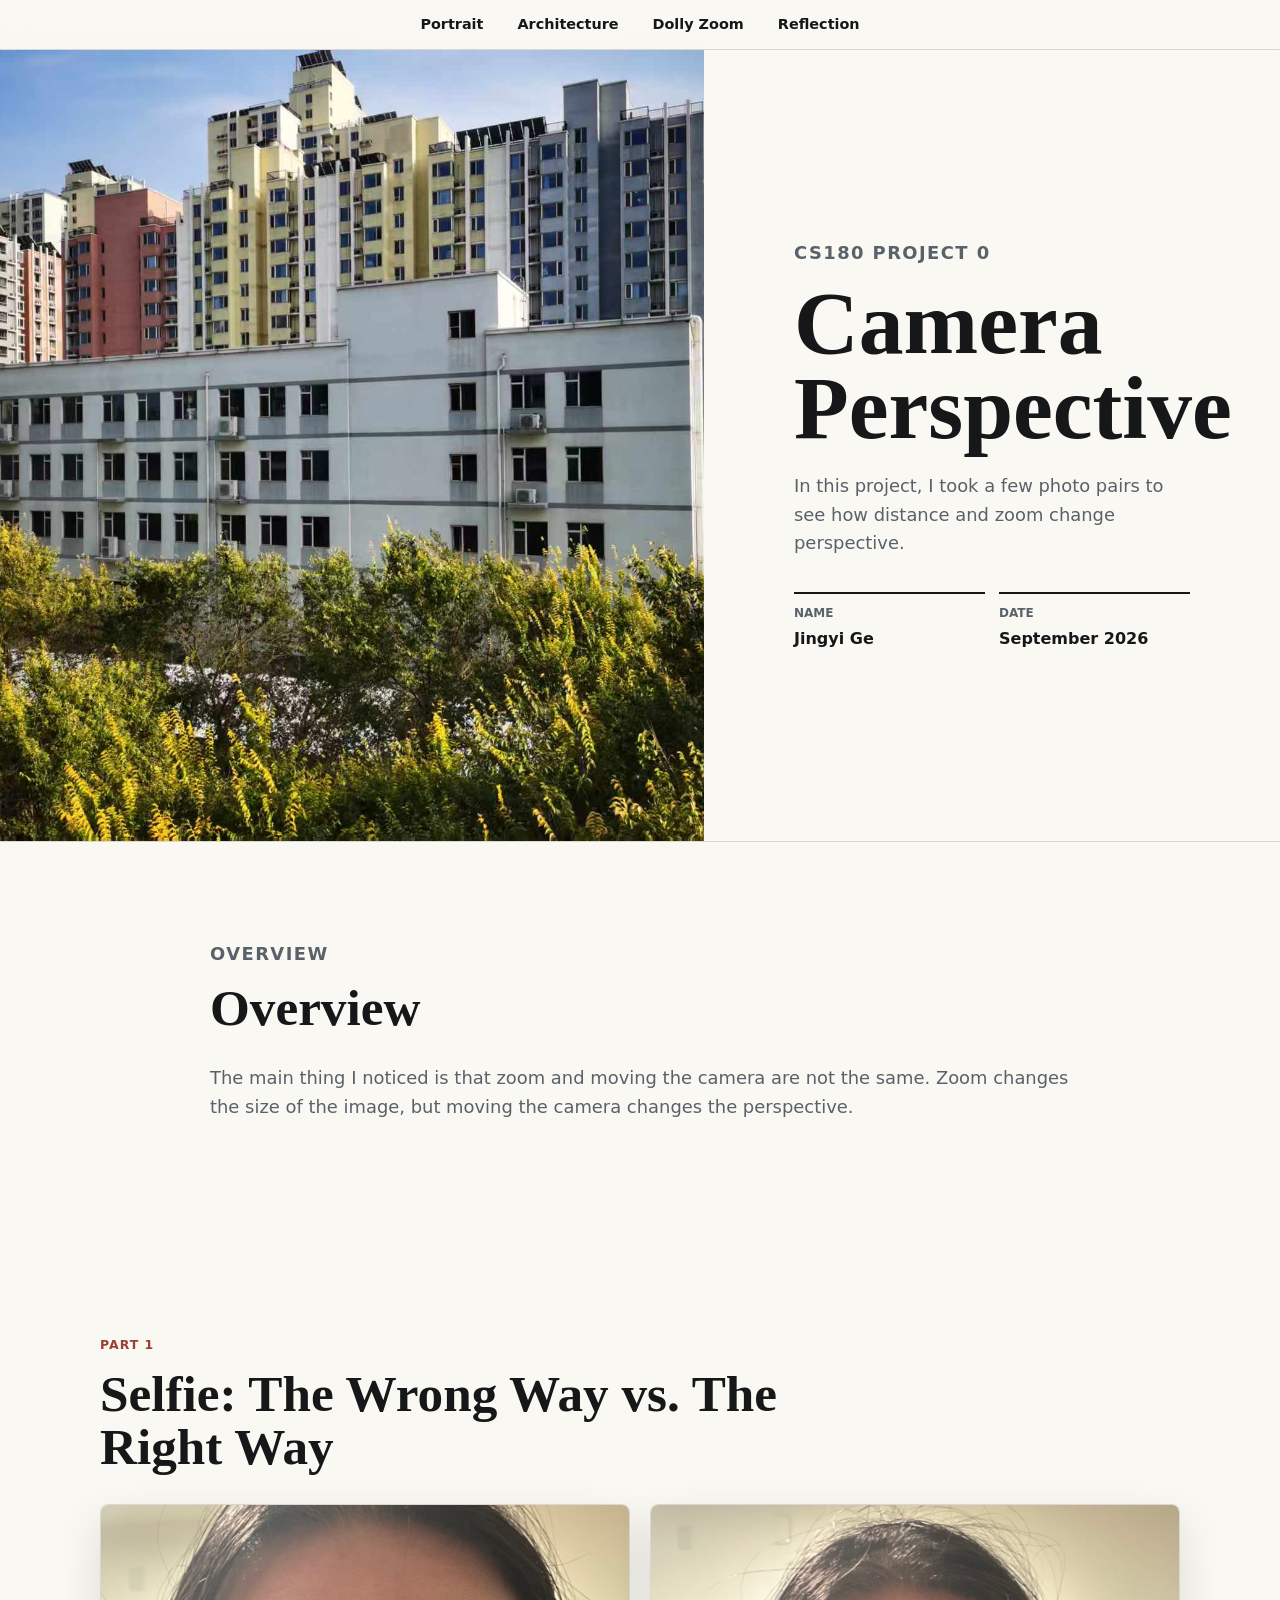
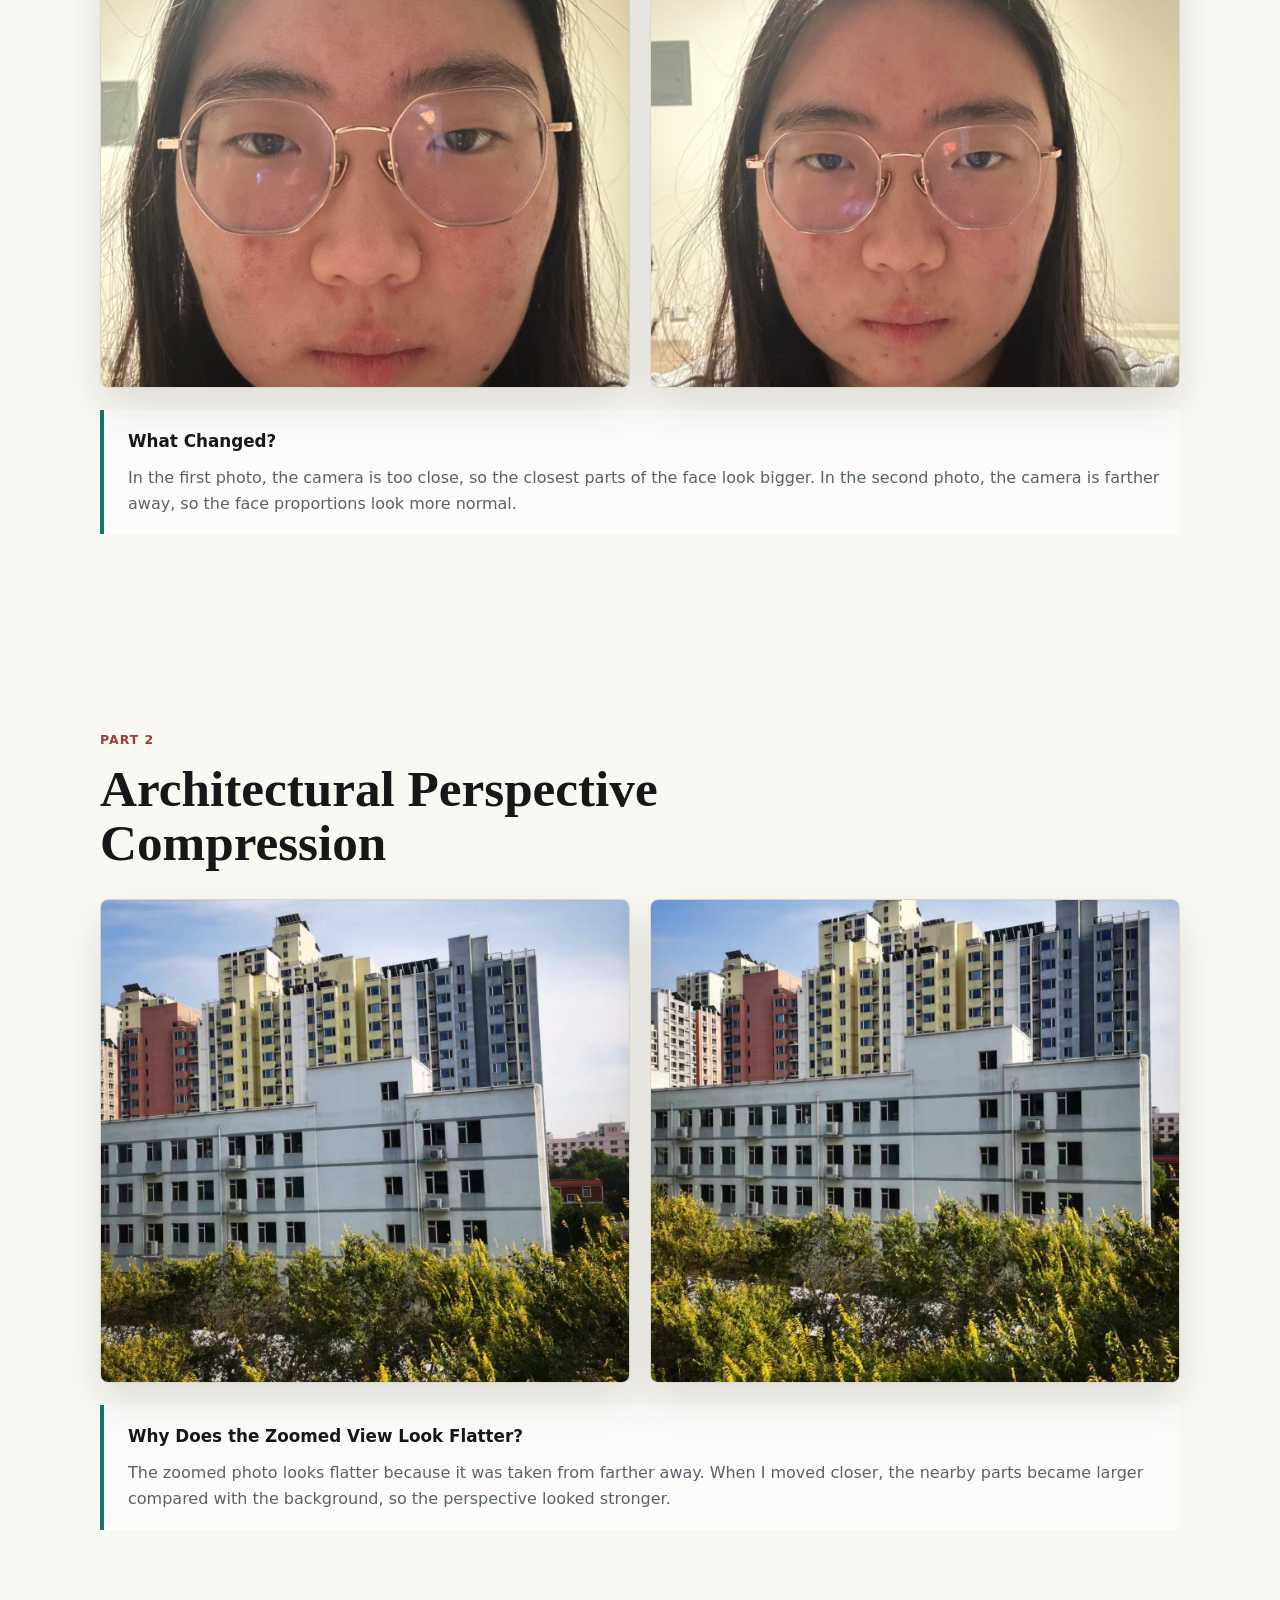
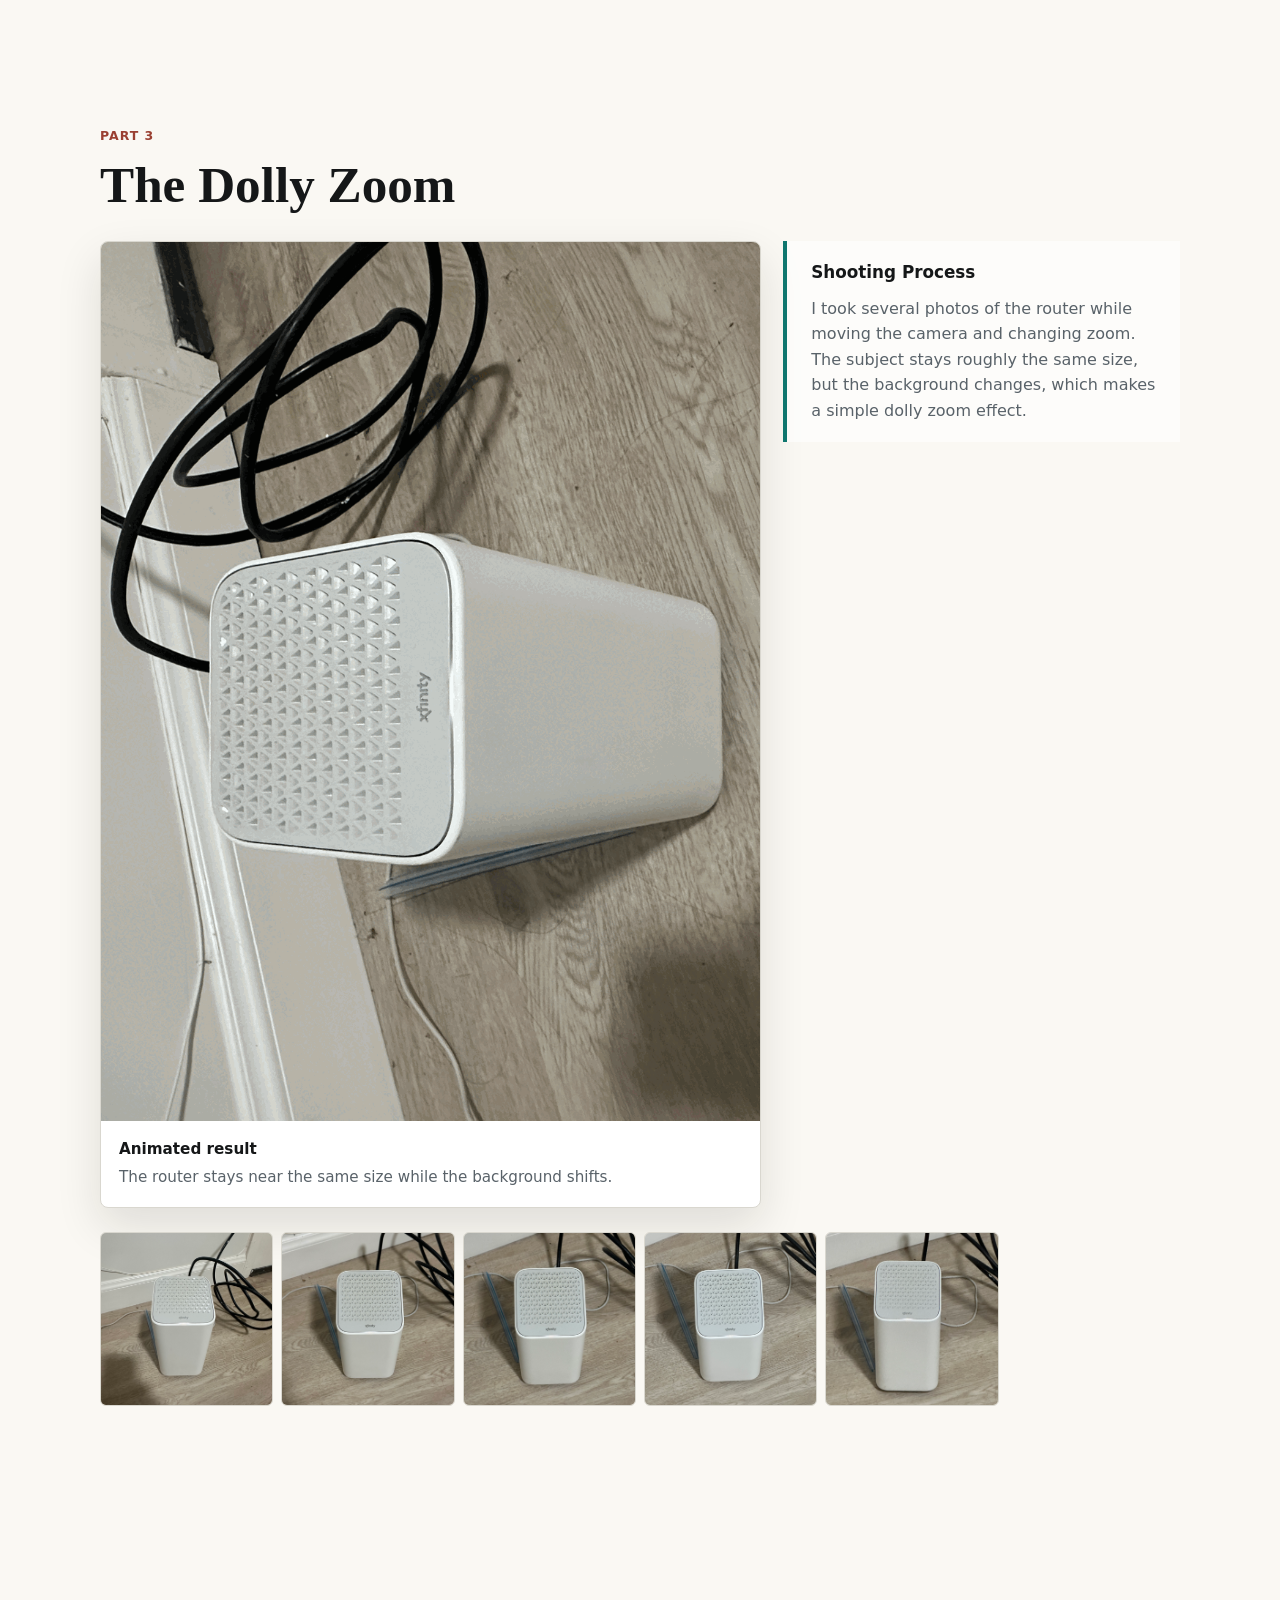
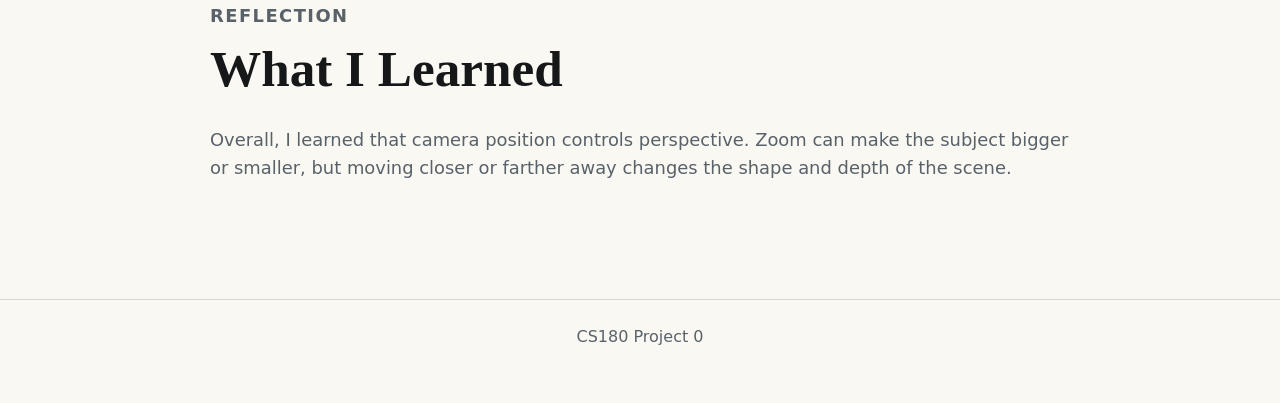
<file: index.html>
<!doctype html>
<html lang="en">
  <head>
    <meta charset="utf-8" />
    <meta name="viewport" content="width=device-width, initial-scale=1" />
    <title>Project 0: Becoming Friends with Your Camera</title>
    <meta
      name="description"
      content="A photography project exploring perspective, focal length, zoom, and the center of projection."
    />
    <link rel="stylesheet" href="assets/css/styles.css" />
  </head>
  <body>
    <header class="site-header">
      <nav class="nav" aria-label="Section navigation">
        <a href="#portrait">Portrait</a>
        <a href="#architecture">Architecture</a>
        <a href="#dolly">Dolly Zoom</a>
        <a href="#reflection">Reflection</a>
      </nav>
    </header>

    <main>
      <section class="hero" aria-labelledby="page-title">
        <div class="hero-media">
          <img
            src="assets/images/hero.jpg"
            alt="A selected project photograph showing perspective and depth"
            data-placeholder="Hero image: replace assets/images/hero.jpg with your favorite project photo"
          />
        </div>
        <div class="hero-copy">
          <p class="eyebrow">CS180 Project 0</p>
          <h1 id="page-title">Camera Perspective</h1>
          <p>
            In this project, I took a few photo pairs to see how distance and zoom
            change perspective.
          </p>
          <dl class="meta">
            <div>
              <dt>Name</dt>
              <dd>Jingyi Ge</dd>
            </div>
            <div>
              <dt>Date</dt>
              <dd>September 2026</dd>
            </div>
          </dl>
        </div>
      </section>

      <section class="section intro" id="overview">
        <div class="section-heading">
          <p class="eyebrow">Overview</p>
          <h2>Overview</h2>
        </div>
        <p>
          The main thing I noticed is that zoom and moving the camera are not the same.
          Zoom changes the size of the image, but moving the camera changes the
          perspective.
        </p>
      </section>

      <section class="section" id="portrait">
        <div class="section-heading">
          <p class="eyebrow">Part 1</p>
          <h2>Selfie: The Wrong Way vs. The Right Way</h2>
        </div>
        <div class="comparison-grid">
          <figure class="photo-card">
            <img
              src="assets/images/portrait-close.jpg"
              alt="Close-up portrait taken from a short distance"
              data-placeholder="Replace with your close-up portrait"
            />
            <figcaption>
              <strong>Close camera position</strong>
              The camera is very close, so the face looks more distorted.
            </figcaption>
          </figure>
          <figure class="photo-card">
            <img
              src="assets/images/portrait-zoom.jpg"
              alt="Portrait taken from farther away with zoom"
              data-placeholder="Replace with your stepped-back zoom portrait"
            />
            <figcaption>
              <strong>Stepped back with zoom</strong>
              I stepped back and zoomed in, so the face looks more natural.
            </figcaption>
          </figure>
        </div>
        <div class="analysis-block">
          <h3>What Changed?</h3>
          <p>
            In the first photo, the camera is too close, so the closest parts of the
            face look bigger. In the second photo, the camera is farther away, so the
            face proportions look more normal.
          </p>
        </div>
      </section>

      <section class="section" id="architecture">
        <div class="section-heading">
          <p class="eyebrow">Part 2</p>
          <h2>Architectural Perspective Compression</h2>
        </div>
        <div class="comparison-grid">
          <figure class="photo-card">
            <img
              src="assets/images/building-zoom.jpg"
              alt="Building photographed from far away with zoom"
              data-placeholder="Replace with your far-away zoomed building photo"
            />
            <figcaption>
              <strong>Far away with zoom</strong>
              From farther away, the buildings look more compressed.
            </figcaption>
          </figure>
          <figure class="photo-card">
            <img
              src="assets/images/building-wide.jpg"
              alt="Building photographed from closer up without zoom"
              data-placeholder="Replace with your close wide-angle building photo"
            />
            <figcaption>
              <strong>Closer without zoom</strong>
              From closer up, the scene has a stronger sense of depth.
            </figcaption>
          </figure>
        </div>
        <div class="analysis-block">
          <h3>Why Does the Zoomed View Look Flatter?</h3>
          <p>
            The zoomed photo looks flatter because it was taken from farther away.
            When I moved closer, the nearby parts became larger compared with the
            background, so the perspective looked stronger.
          </p>
        </div>
      </section>

      <section class="section dolly" id="dolly">
        <div class="section-heading">
          <p class="eyebrow">Part 3</p>
          <h2>The Dolly Zoom</h2>
        </div>
        <div class="dolly-layout">
          <figure class="photo-card feature-card">
            <img
              src="assets/gifs/dolly-zoom.gif"
              alt="Animated dolly zoom made from still photos"
              data-placeholder="Replace with your animated dolly zoom GIF"
            />
            <figcaption>
              <strong>Animated result</strong>
              The router stays near the same size while the background shifts.
            </figcaption>
          </figure>
          <div class="analysis-block">
            <h3>Shooting Process</h3>
            <p>
              I took several photos of the router while moving the camera and changing
              zoom. The subject stays roughly the same size, but the background changes,
              which makes a simple dolly zoom effect.
            </p>
          </div>
        </div>
        <div class="strip" aria-label="Dolly zoom frame strip">
          <img src="assets/images/dolly-01.jpg" alt="Dolly zoom frame 1" />
          <img src="assets/images/dolly-02.jpg" alt="Dolly zoom frame 2" />
          <img src="assets/images/dolly-03.jpg" alt="Dolly zoom frame 3" />
          <img src="assets/images/dolly-04.jpg" alt="Dolly zoom frame 4" />
          <img src="assets/images/dolly-05.jpg" alt="Dolly zoom frame 5" />
        </div>
      </section>

      <section class="section reflection" id="reflection">
        <div class="section-heading">
          <p class="eyebrow">Reflection</p>
          <h2>What I Learned</h2>
        </div>
        <p>
          Overall, I learned that camera position controls perspective. Zoom can make
          the subject bigger or smaller, but moving closer or farther away changes the
          shape and depth of the scene.
        </p>
      </section>
    </main>

    <footer class="footer">
      <p>
        CS180 Project 0
      </p>
    </footer>

    <script src="assets/js/placeholders.js"></script>
  </body>
</html>
</file>
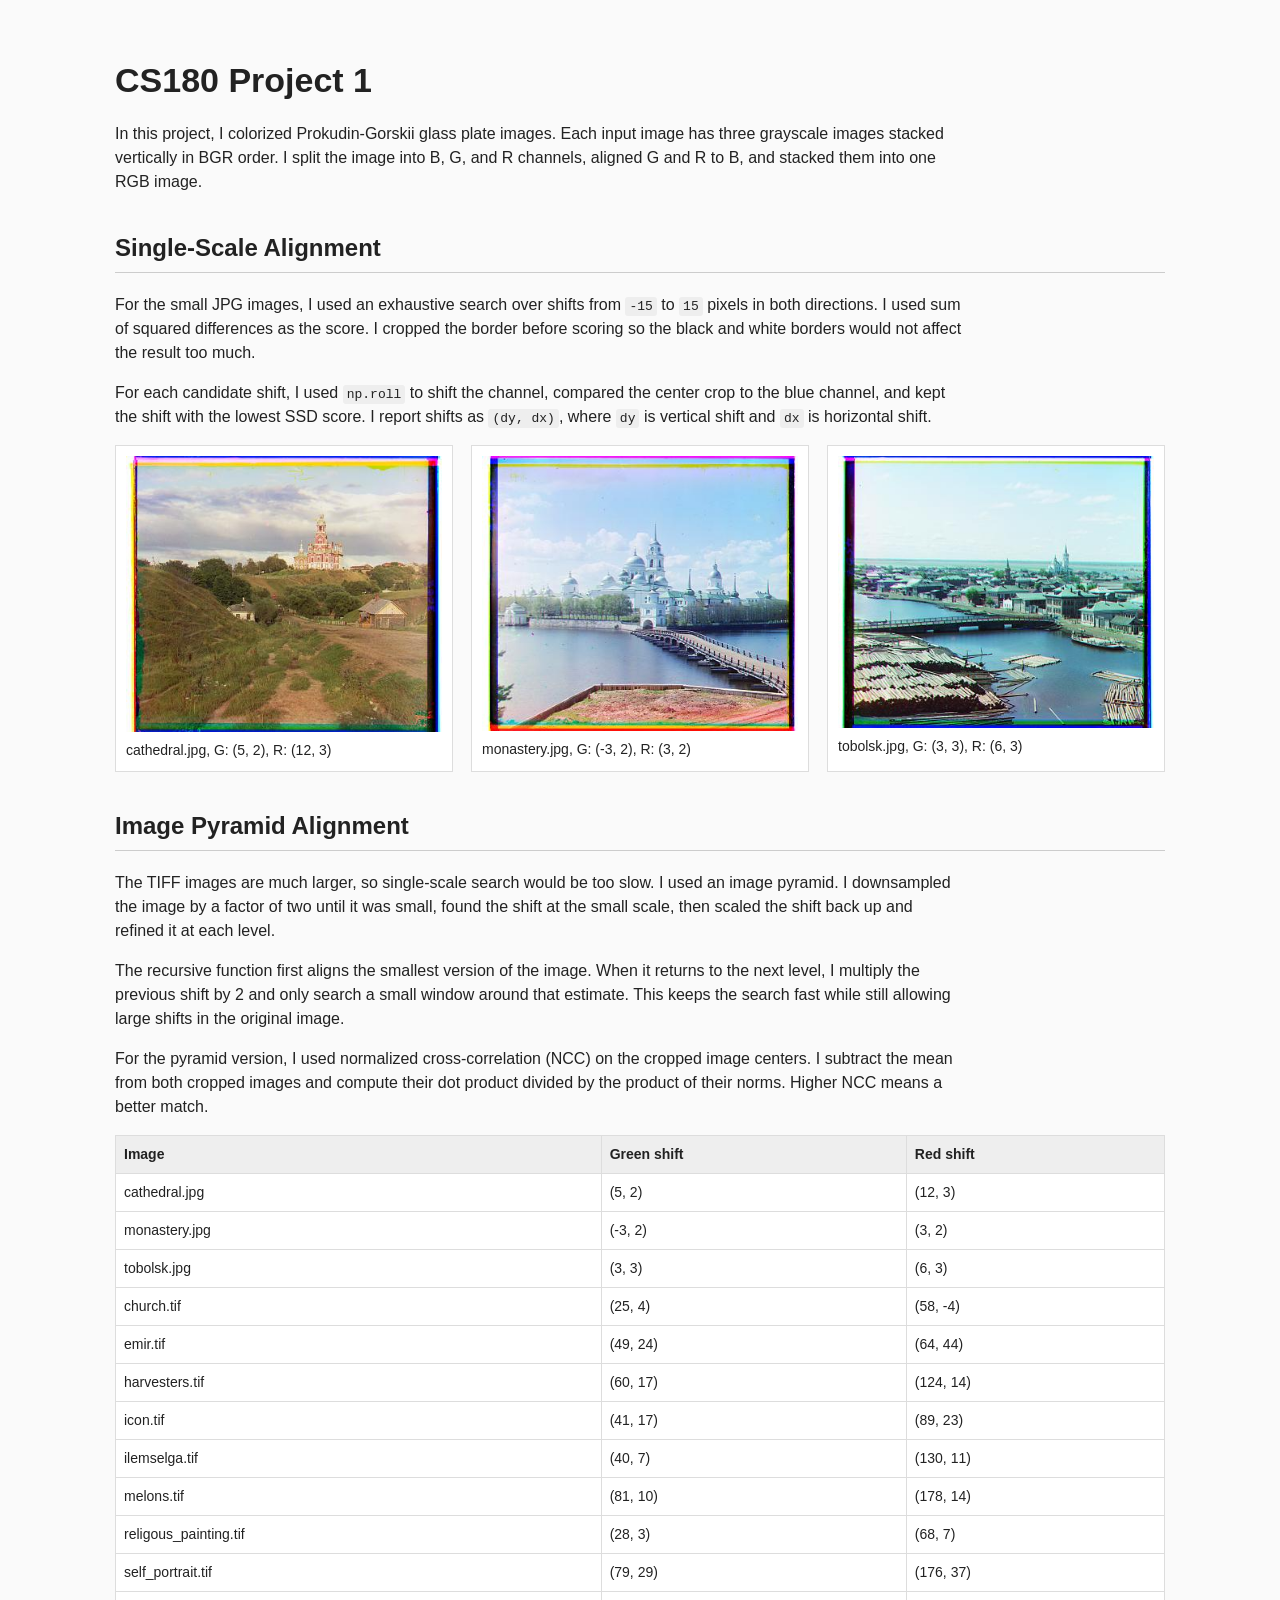
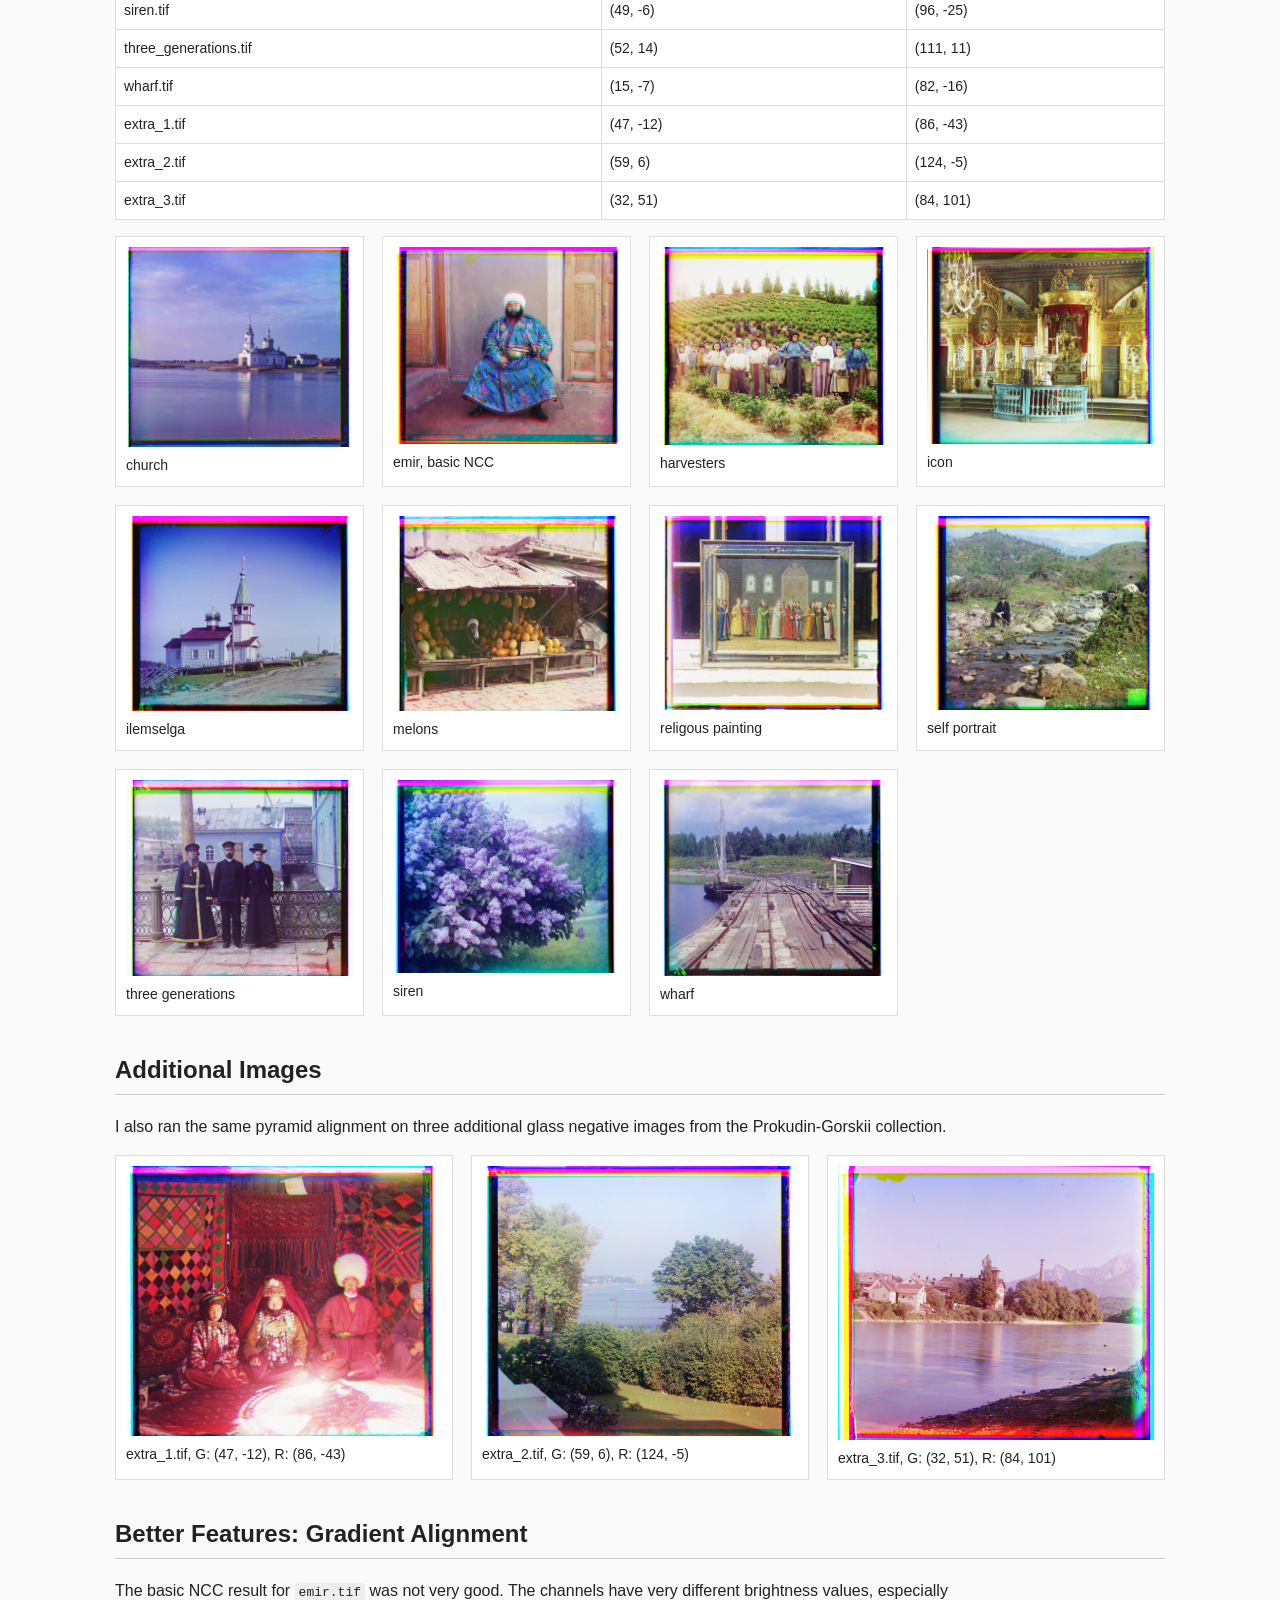
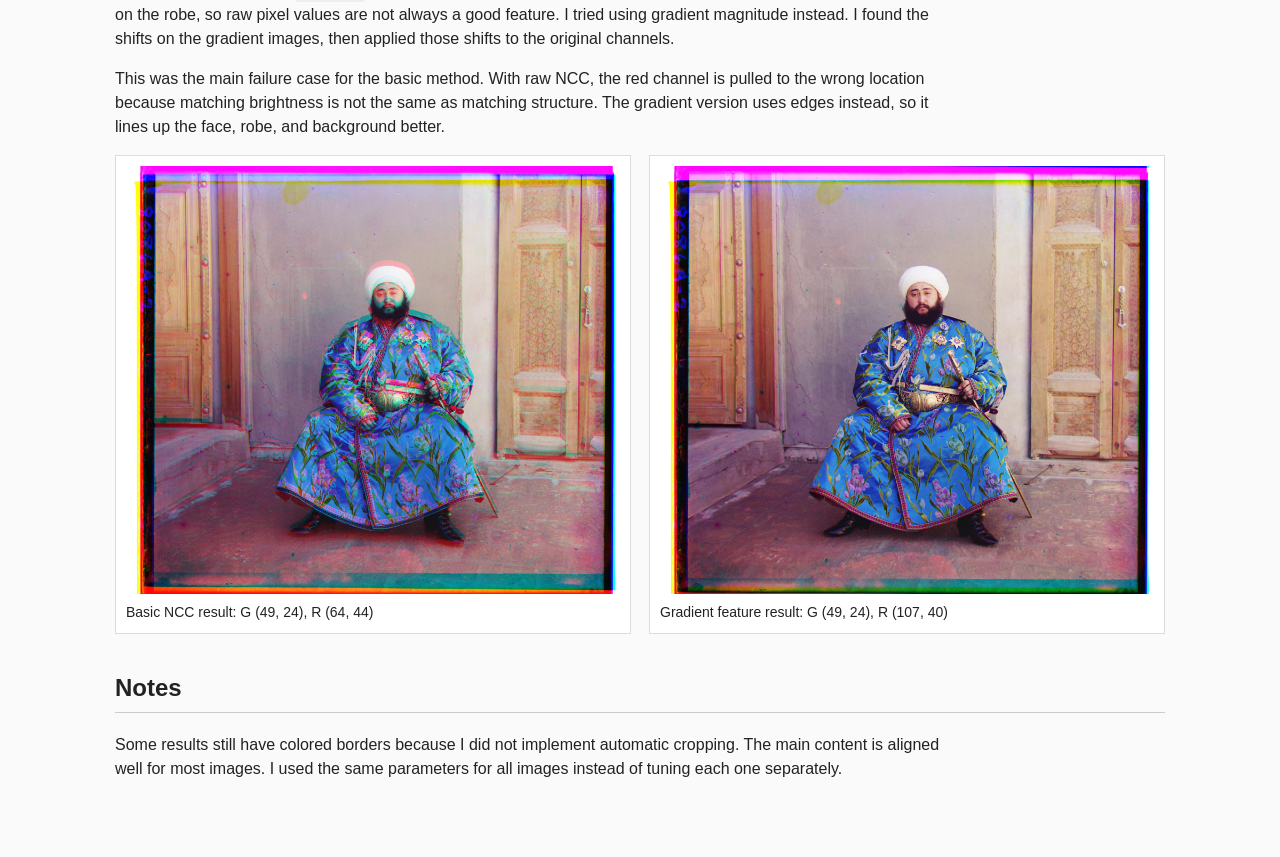
<file: proj1/index.html>
<!doctype html>
<html lang="en">
<head>
  <meta charset="utf-8">
  <meta name="viewport" content="width=device-width, initial-scale=1">
  <title>CS180 Project 1</title>
  <style>
    body {
      margin: 0;
      font-family: Arial, Helvetica, sans-serif;
      line-height: 1.5;
      color: #222;
      background: #fafafa;
    }
    main {
      max-width: 1050px;
      margin: 0 auto;
      padding: 32px 20px 60px;
    }
    h1 {
      margin-bottom: 6px;
      font-size: 34px;
    }
    h2 {
      margin-top: 36px;
      padding-bottom: 6px;
      border-bottom: 1px solid #ccc;
    }
    p {
      max-width: 850px;
    }
    code {
      background: #eee;
      padding: 2px 4px;
      border-radius: 3px;
    }
    .grid {
      display: grid;
      grid-template-columns: repeat(auto-fit, minmax(220px, 1fr));
      gap: 18px;
      margin-top: 16px;
    }
    figure {
      margin: 0;
      background: white;
      border: 1px solid #ddd;
      padding: 10px;
    }
    img {
      width: 100%;
      display: block;
      cursor: zoom-in;
    }
    figcaption {
      margin-top: 8px;
      font-size: 14px;
    }
    table {
      border-collapse: collapse;
      width: 100%;
      background: white;
      margin-top: 14px;
      font-size: 14px;
    }
    th, td {
      border: 1px solid #ddd;
      padding: 8px;
      text-align: left;
    }
    th {
      background: #eee;
    }
  </style>
</head>
<body>
  <main>
    <h1>CS180 Project 1</h1>
    <p>
      In this project, I colorized Prokudin-Gorskii glass plate images. Each input image has
      three grayscale images stacked vertically in BGR order. I split the image into B, G,
      and R channels, aligned G and R to B, and stacked them into one RGB image.
    </p>

    <h2>Single-Scale Alignment</h2>
    <p>
      For the small JPG images, I used an exhaustive search over shifts from
      <code>-15</code> to <code>15</code> pixels in both directions. I used sum of squared
      differences as the score. I cropped the border before scoring so the black and white
      borders would not affect the result too much.
    </p>
    <p>
      For each candidate shift, I used <code>np.roll</code> to shift the channel, compared
      the center crop to the blue channel, and kept the shift with the lowest SSD score.
      I report shifts as <code>(dy, dx)</code>, where <code>dy</code> is vertical shift and
      <code>dx</code> is horizontal shift.
    </p>
    <div class="grid">
      <figure>
        <img src="results/cathedral_result.jpg" alt="cathedral result">
        <figcaption>cathedral.jpg, G: (5, 2), R: (12, 3)</figcaption>
      </figure>
      <figure>
        <img src="results/monastery_result.jpg" alt="monastery result">
        <figcaption>monastery.jpg, G: (-3, 2), R: (3, 2)</figcaption>
      </figure>
      <figure>
        <img src="results/tobolsk_result.jpg" alt="tobolsk result">
        <figcaption>tobolsk.jpg, G: (3, 3), R: (6, 3)</figcaption>
      </figure>
    </div>

    <h2>Image Pyramid Alignment</h2>
    <p>
      The TIFF images are much larger, so single-scale search would be too slow. I used an
      image pyramid. I downsampled the image by a factor of two until it was small, found the
      shift at the small scale, then scaled the shift back up and refined it at each level.
    </p>
    <p>
      The recursive function first aligns the smallest version of the image. When it returns
      to the next level, I multiply the previous shift by 2 and only search a small window
      around that estimate. This keeps the search fast while still allowing large shifts in
      the original image.
    </p>
    <p>
      For the pyramid version, I used normalized cross-correlation (NCC) on the cropped
      image centers. I subtract the mean from both cropped images and compute their dot
      product divided by the product of their norms. Higher NCC means a better match.
    </p>

    <table>
      <thead>
        <tr>
          <th>Image</th>
          <th>Green shift</th>
          <th>Red shift</th>
        </tr>
      </thead>
      <tbody>
        <tr><td>cathedral.jpg</td><td>(5, 2)</td><td>(12, 3)</td></tr>
        <tr><td>monastery.jpg</td><td>(-3, 2)</td><td>(3, 2)</td></tr>
        <tr><td>tobolsk.jpg</td><td>(3, 3)</td><td>(6, 3)</td></tr>
        <tr><td>church.tif</td><td>(25, 4)</td><td>(58, -4)</td></tr>
        <tr><td>emir.tif</td><td>(49, 24)</td><td>(64, 44)</td></tr>
        <tr><td>harvesters.tif</td><td>(60, 17)</td><td>(124, 14)</td></tr>
        <tr><td>icon.tif</td><td>(41, 17)</td><td>(89, 23)</td></tr>
        <tr><td>ilemselga.tif</td><td>(40, 7)</td><td>(130, 11)</td></tr>
        <tr><td>melons.tif</td><td>(81, 10)</td><td>(178, 14)</td></tr>
        <tr><td>religous_painting.tif</td><td>(28, 3)</td><td>(68, 7)</td></tr>
        <tr><td>self_portrait.tif</td><td>(79, 29)</td><td>(176, 37)</td></tr>
        <tr><td>siren.tif</td><td>(49, -6)</td><td>(96, -25)</td></tr>
        <tr><td>three_generations.tif</td><td>(52, 14)</td><td>(111, 11)</td></tr>
        <tr><td>wharf.tif</td><td>(15, -7)</td><td>(82, -16)</td></tr>
        <tr><td>extra_1.tif</td><td>(47, -12)</td><td>(86, -43)</td></tr>
        <tr><td>extra_2.tif</td><td>(59, 6)</td><td>(124, -5)</td></tr>
        <tr><td>extra_3.tif</td><td>(32, 51)</td><td>(84, 101)</td></tr>
      </tbody>
    </table>

    <div class="grid">
      <figure><img src="results_pyramid/church_result.jpg" alt="church"><figcaption>church</figcaption></figure>
      <figure><img src="results_pyramid/emir_result.jpg" alt="emir"><figcaption>emir, basic NCC</figcaption></figure>
      <figure><img src="results_pyramid/harvesters_result.jpg" alt="harvesters"><figcaption>harvesters</figcaption></figure>
      <figure><img src="results_pyramid/icon_result.jpg" alt="icon"><figcaption>icon</figcaption></figure>
      <figure><img src="results_pyramid/ilemselga_result.jpg" alt="ilemselga"><figcaption>ilemselga</figcaption></figure>
      <figure><img src="results_pyramid/melons_result.jpg" alt="melons"><figcaption>melons</figcaption></figure>
      <figure><img src="results_pyramid/religous_painting_result.jpg" alt="religous painting"><figcaption>religous painting</figcaption></figure>
      <figure><img src="results_pyramid/self_portrait_result.jpg" alt="self portrait"><figcaption>self portrait</figcaption></figure>
      <figure><img src="results_pyramid/three_generations_result.jpg" alt="three generations"><figcaption>three generations</figcaption></figure>
      <figure><img src="results_pyramid/siren_result.jpg" alt="siren"><figcaption>siren</figcaption></figure>
      <figure><img src="results_pyramid/wharf_result.jpg" alt="wharf"><figcaption>wharf</figcaption></figure>
    </div>

    <h2>Additional Images</h2>
    <p>
      I also ran the same pyramid alignment on three additional glass negative images from
      the Prokudin-Gorskii collection.
    </p>
    <div class="grid">
      <figure>
        <img src="results_pyramid/extra_1_result.jpg" alt="extra 1">
        <figcaption>extra_1.tif, G: (47, -12), R: (86, -43)</figcaption>
      </figure>
      <figure>
        <img src="results_pyramid/extra_2_result.jpg" alt="extra 2">
        <figcaption>extra_2.tif, G: (59, 6), R: (124, -5)</figcaption>
      </figure>
      <figure>
        <img src="results_pyramid/extra_3_result.jpg" alt="extra 3">
        <figcaption>extra_3.tif, G: (32, 51), R: (84, 101)</figcaption>
      </figure>
    </div>

    <h2>Better Features: Gradient Alignment</h2>
    <p>
      The basic NCC result for <code>emir.tif</code> was not very good. The channels have
      very different brightness values, especially on the robe, so raw pixel values are not
      always a good feature. I tried using gradient magnitude instead. I found the shifts on
      the gradient images, then applied those shifts to the original channels.
    </p>
    <p>
      This was the main failure case for the basic method. With raw NCC, the red channel is
      pulled to the wrong location because matching brightness is not the same as matching
      structure. The gradient version uses edges instead, so it lines up the face, robe, and
      background better.
    </p>
    <div class="grid">
      <figure>
        <img src="results_pyramid/emir_result.jpg" alt="basic emir result">
        <figcaption>Basic NCC result: G (49, 24), R (64, 44)</figcaption>
      </figure>
      <figure>
        <img src="results_better_features/emir_edge_result.jpg" alt="edge emir result">
        <figcaption>Gradient feature result: G (49, 24), R (107, 40)</figcaption>
      </figure>
    </div>

    <h2>Notes</h2>
    <p>
      Some results still have colored borders because I did not implement automatic cropping.
      The main content is aligned well for most images. I used the same parameters for all
      images instead of tuning each one separately.
    </p>
  </main>
  <script>
    document.querySelectorAll("figure img").forEach(function(img) {
      var link = document.createElement("a");
      link.href = img.getAttribute("src");
      link.target = "_blank";
      img.parentNode.insertBefore(link, img);
      link.appendChild(img);
    });
  </script>
</body>
</html>
</file>
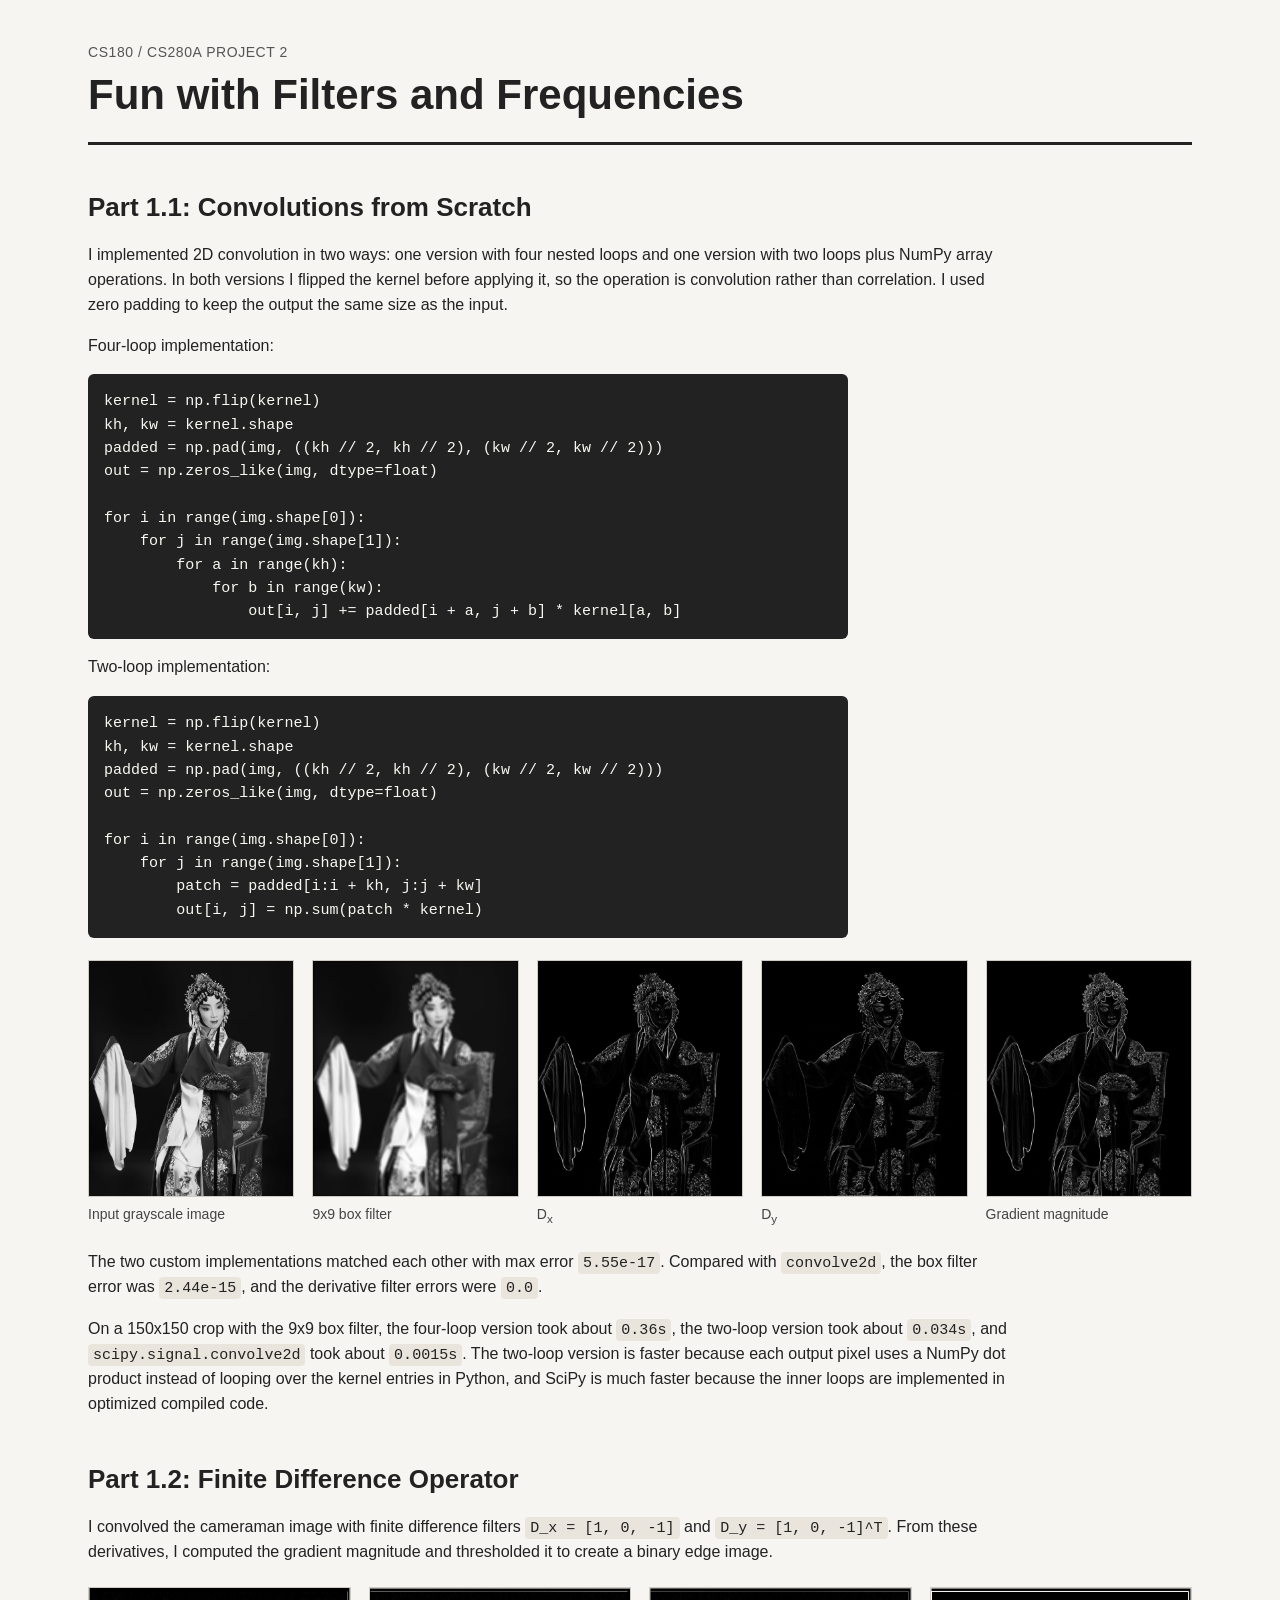
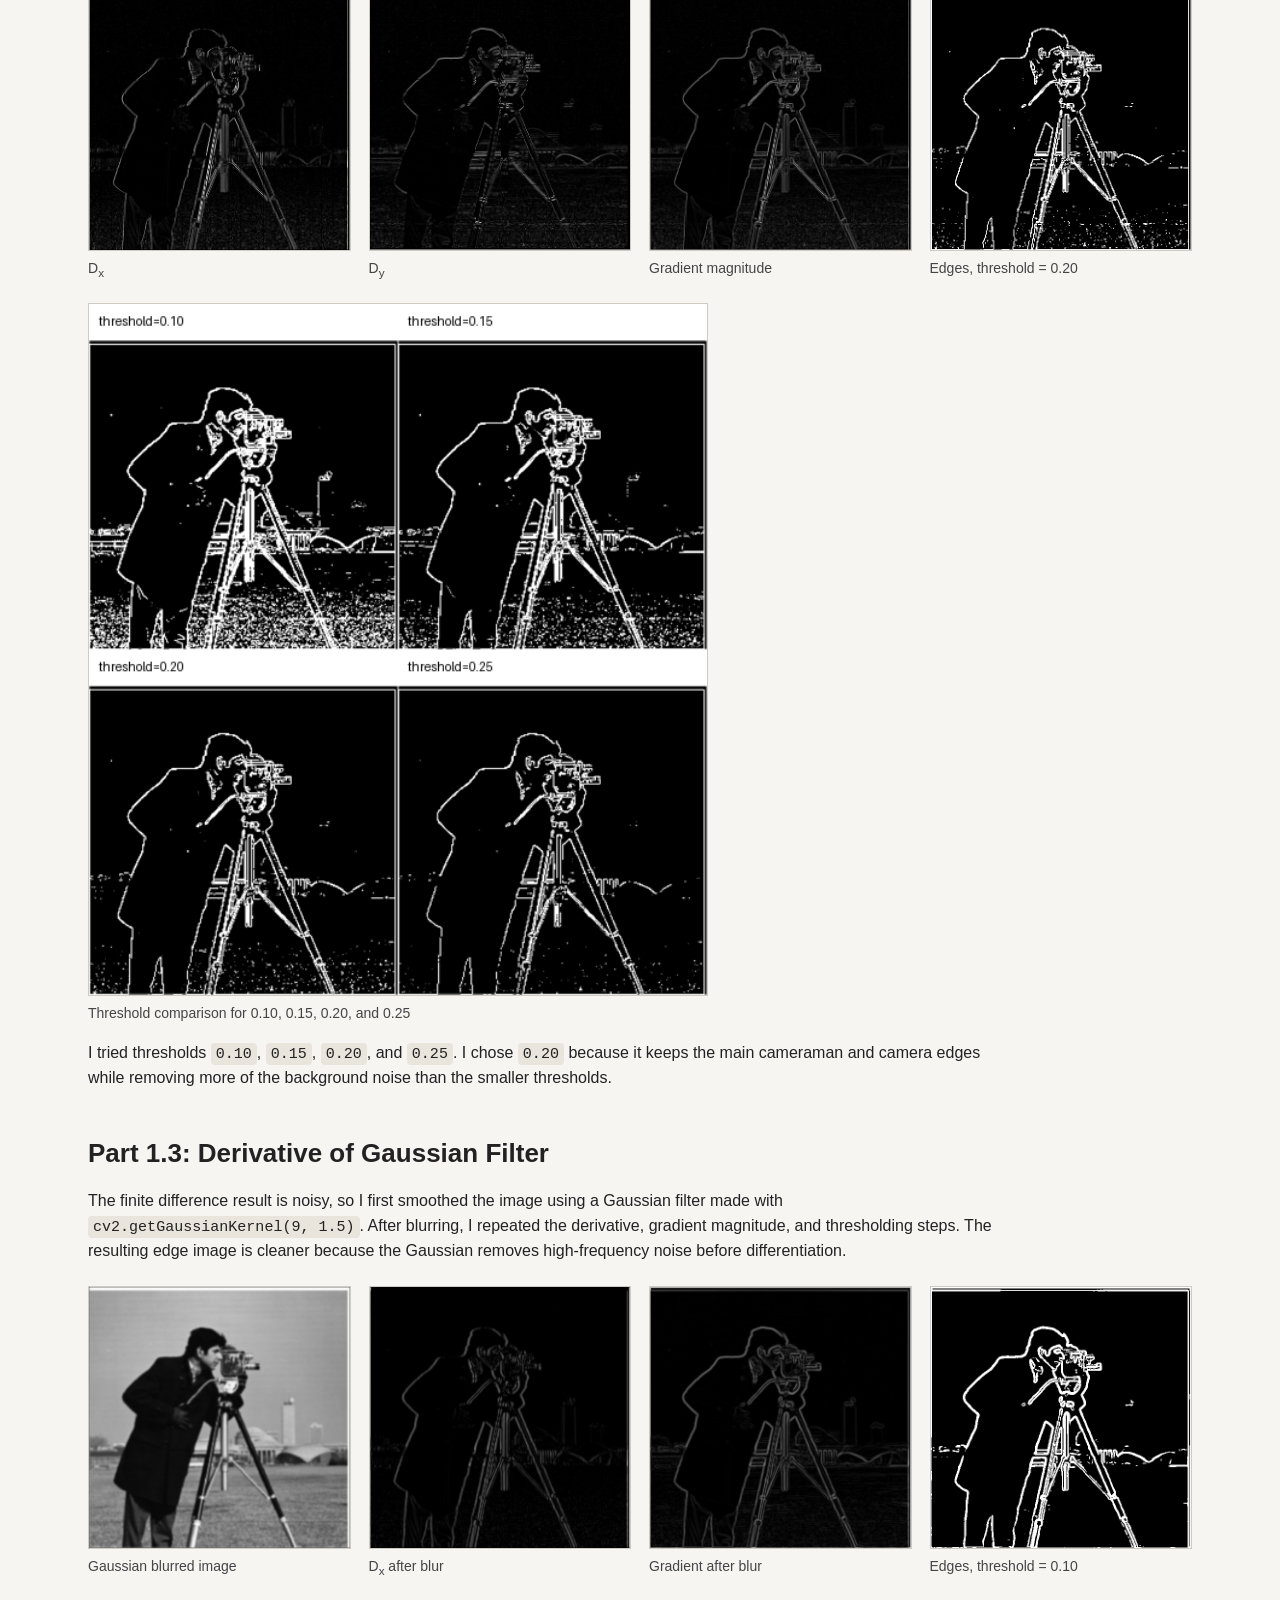
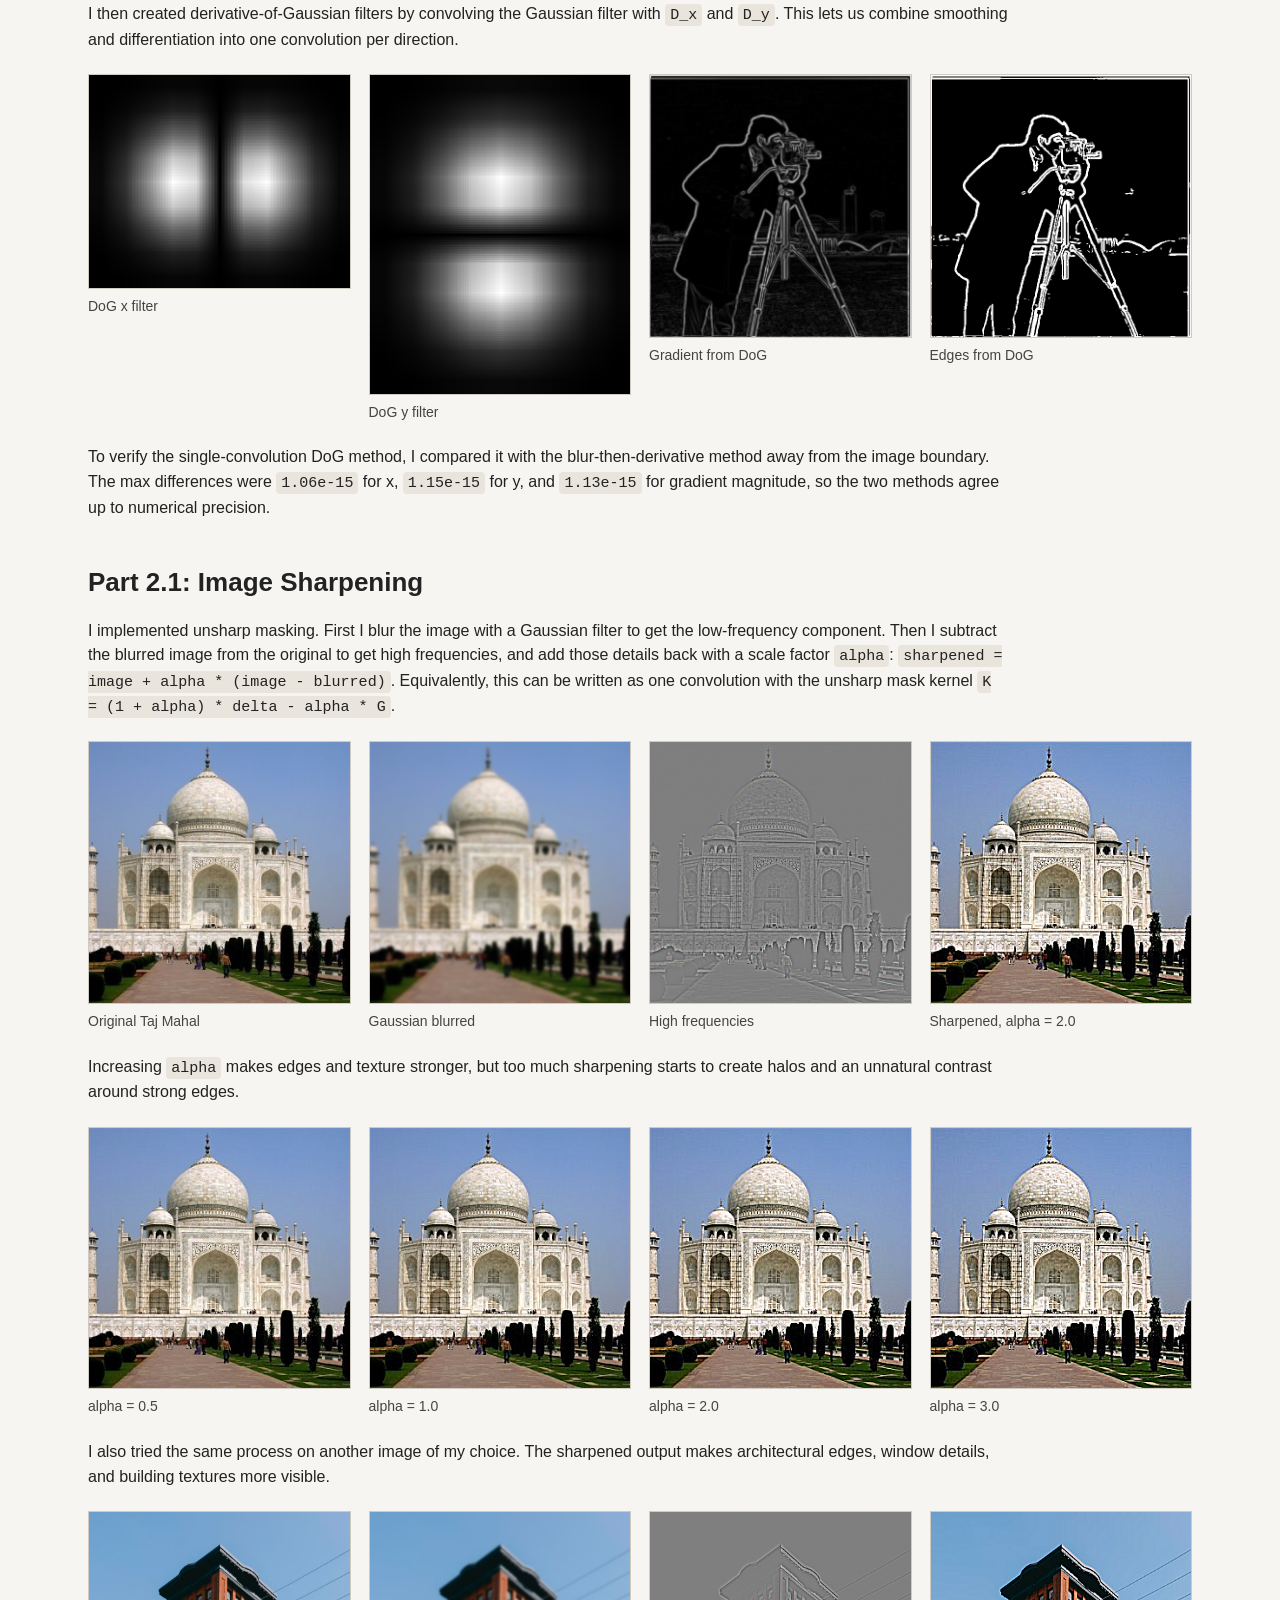
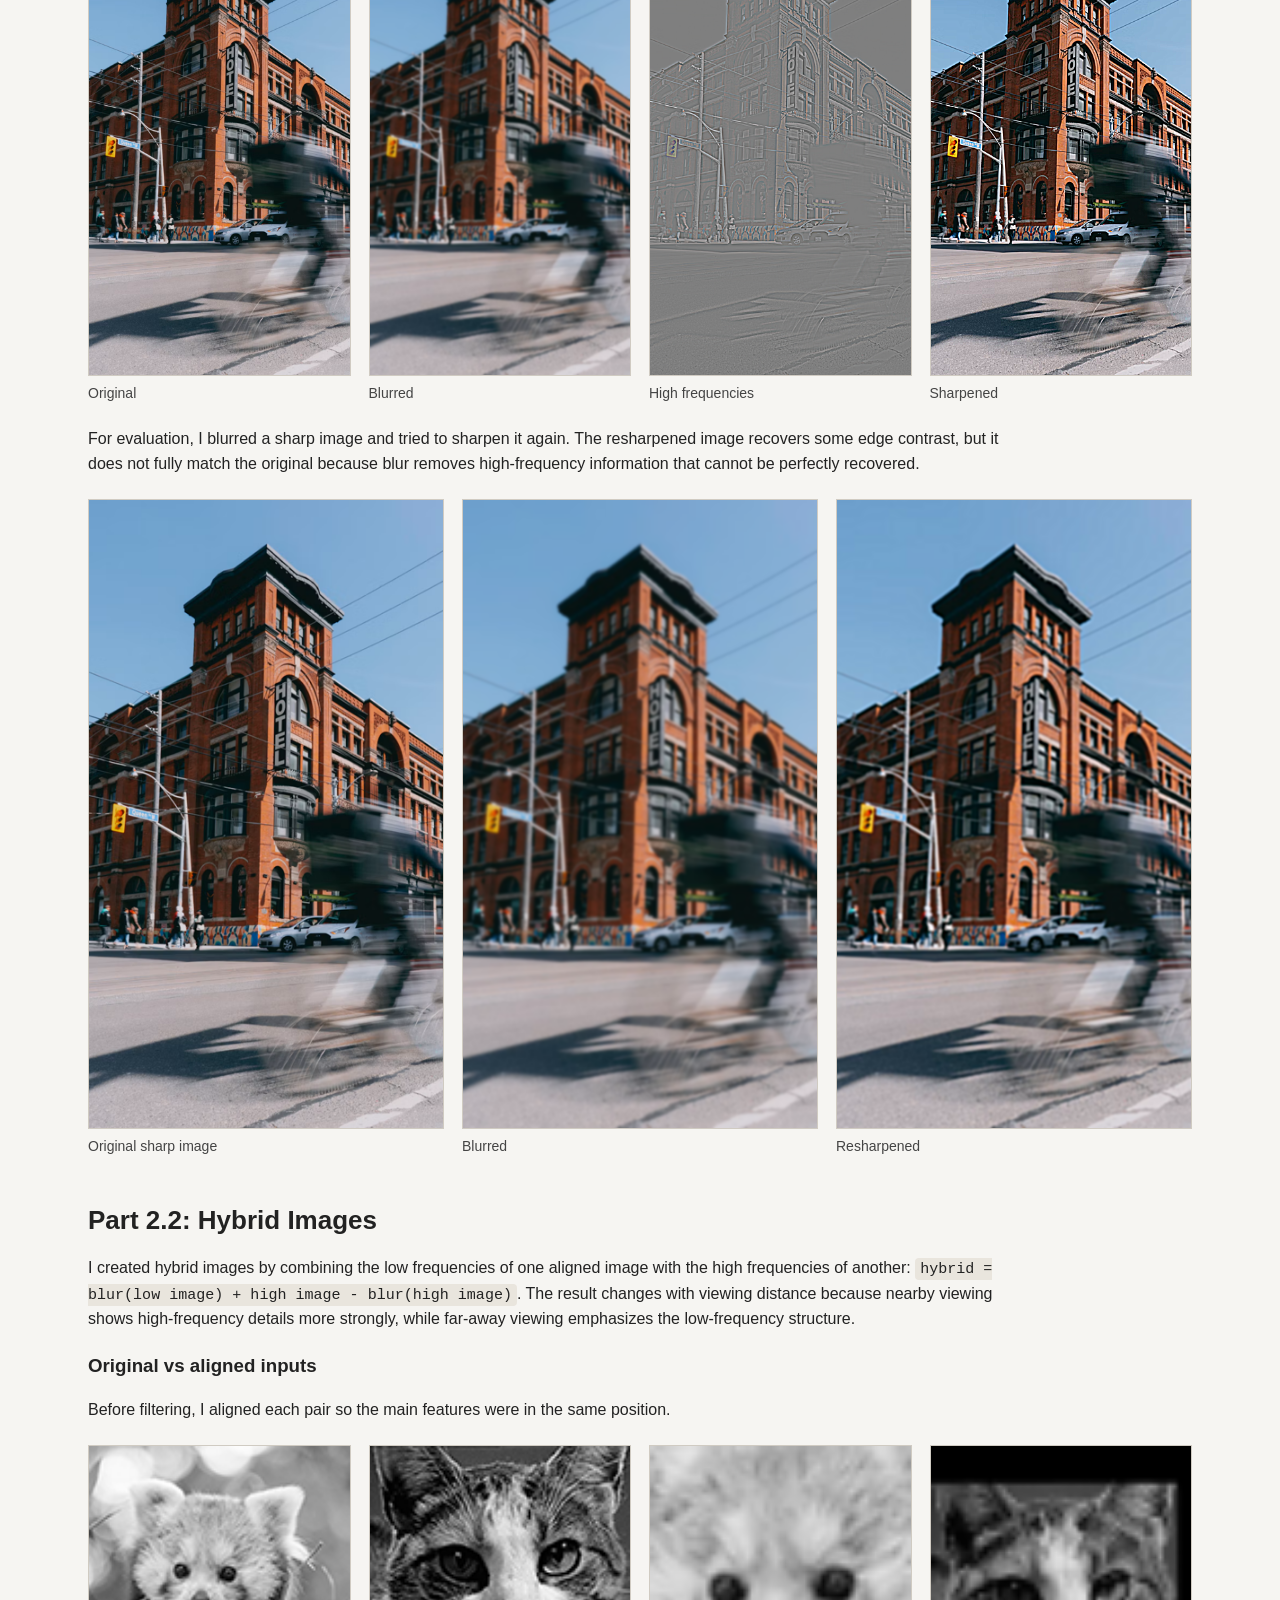
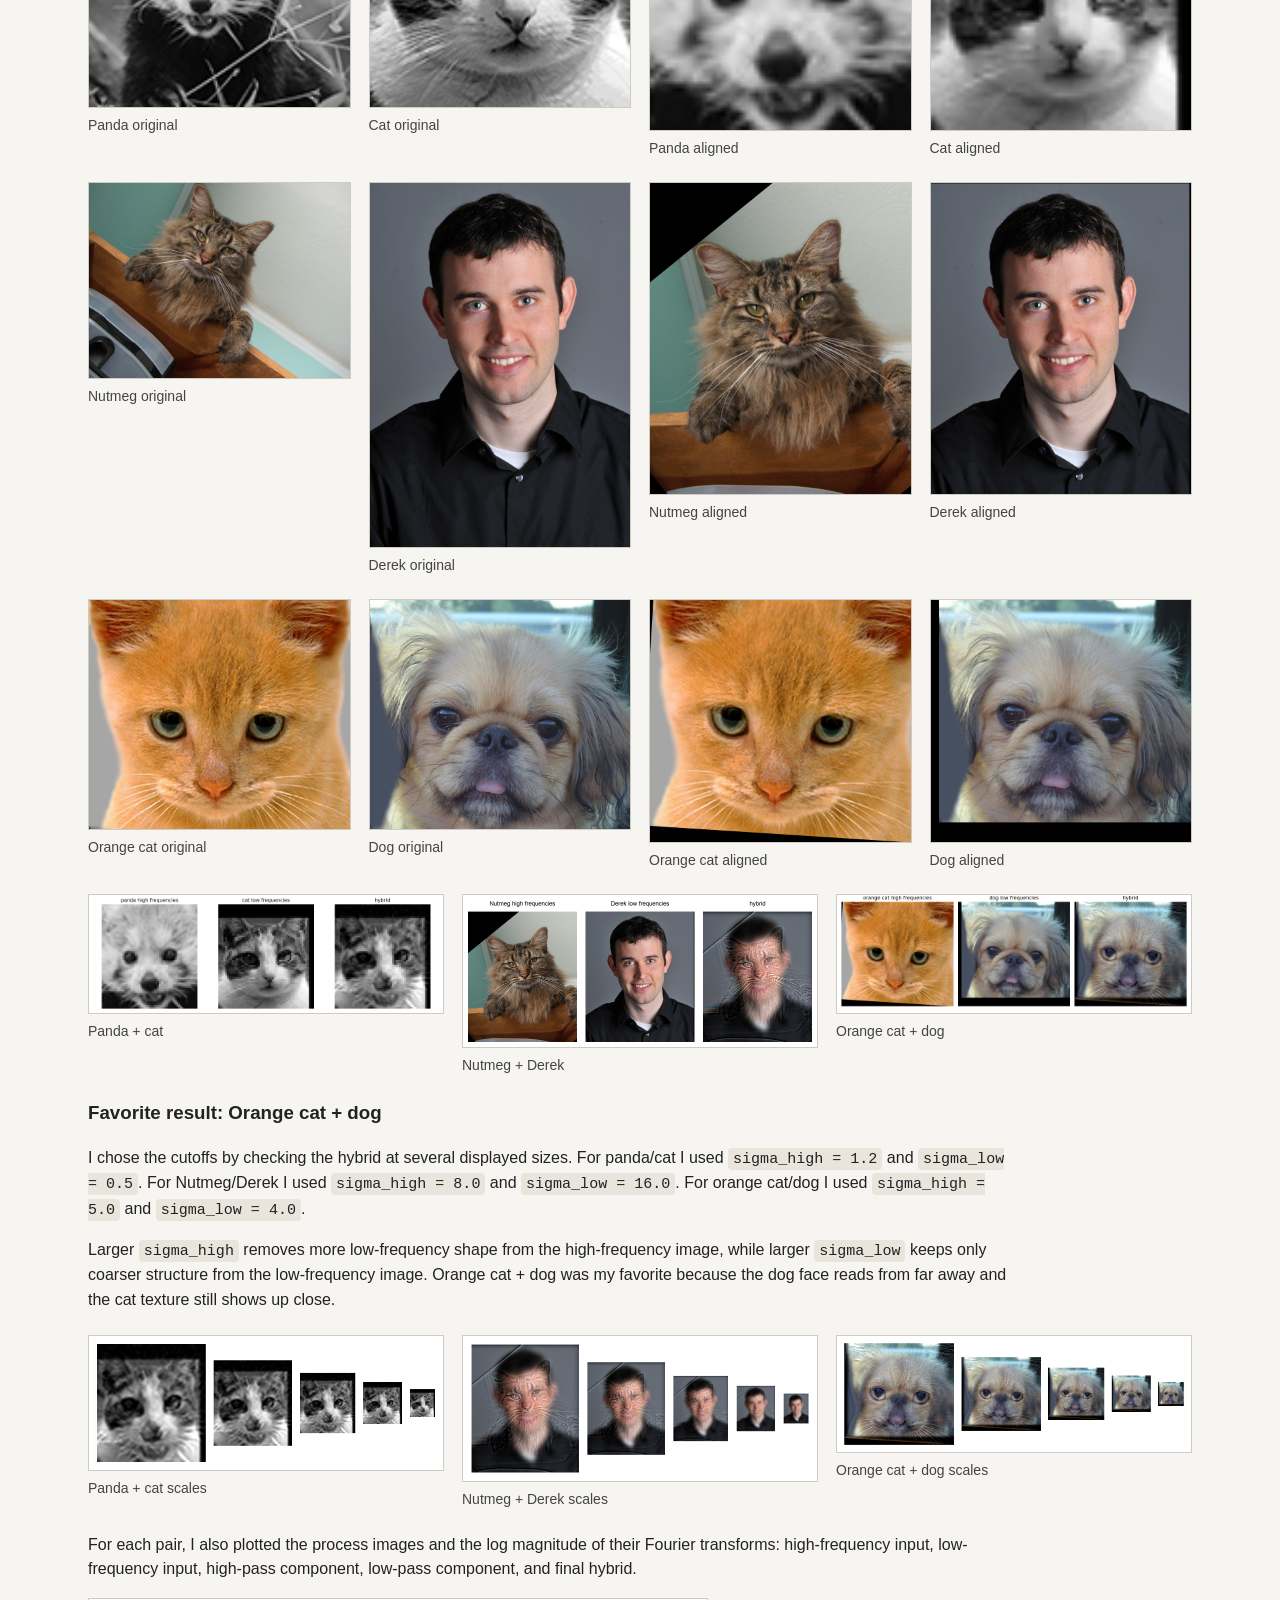
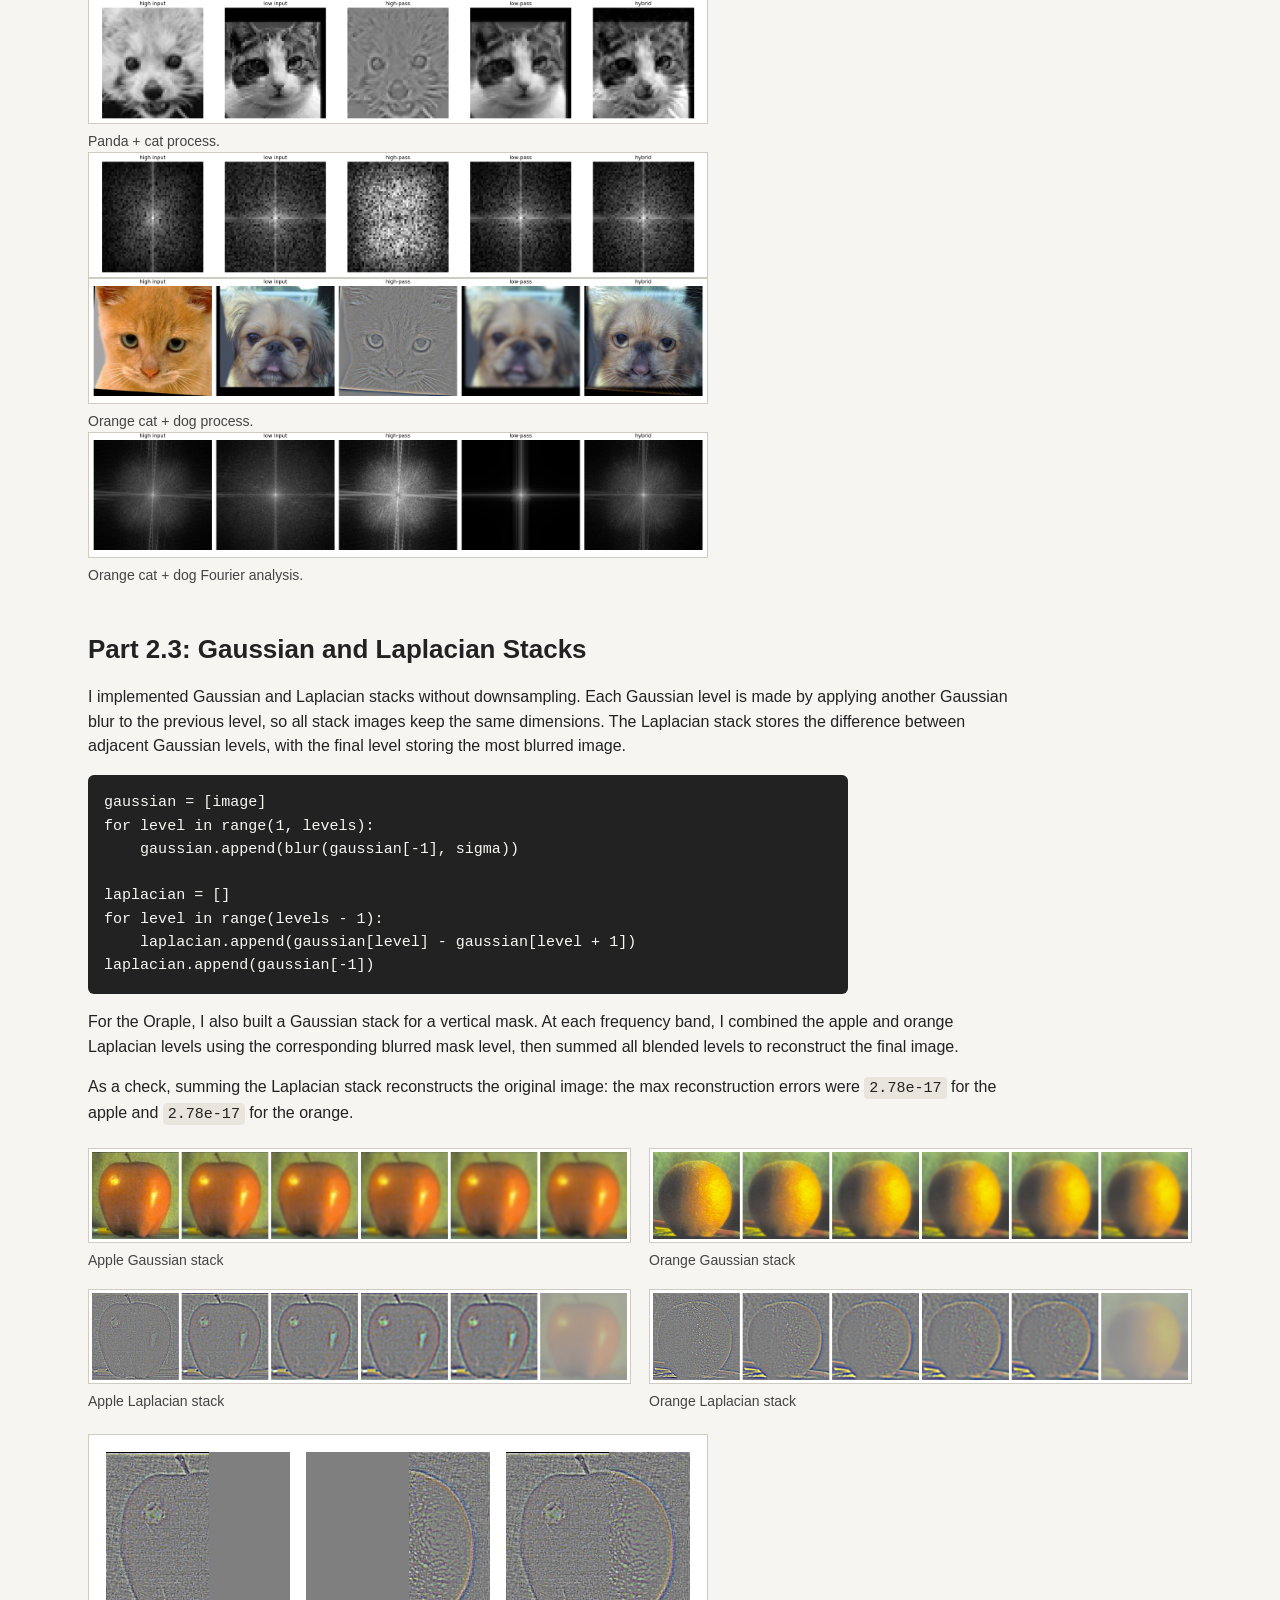
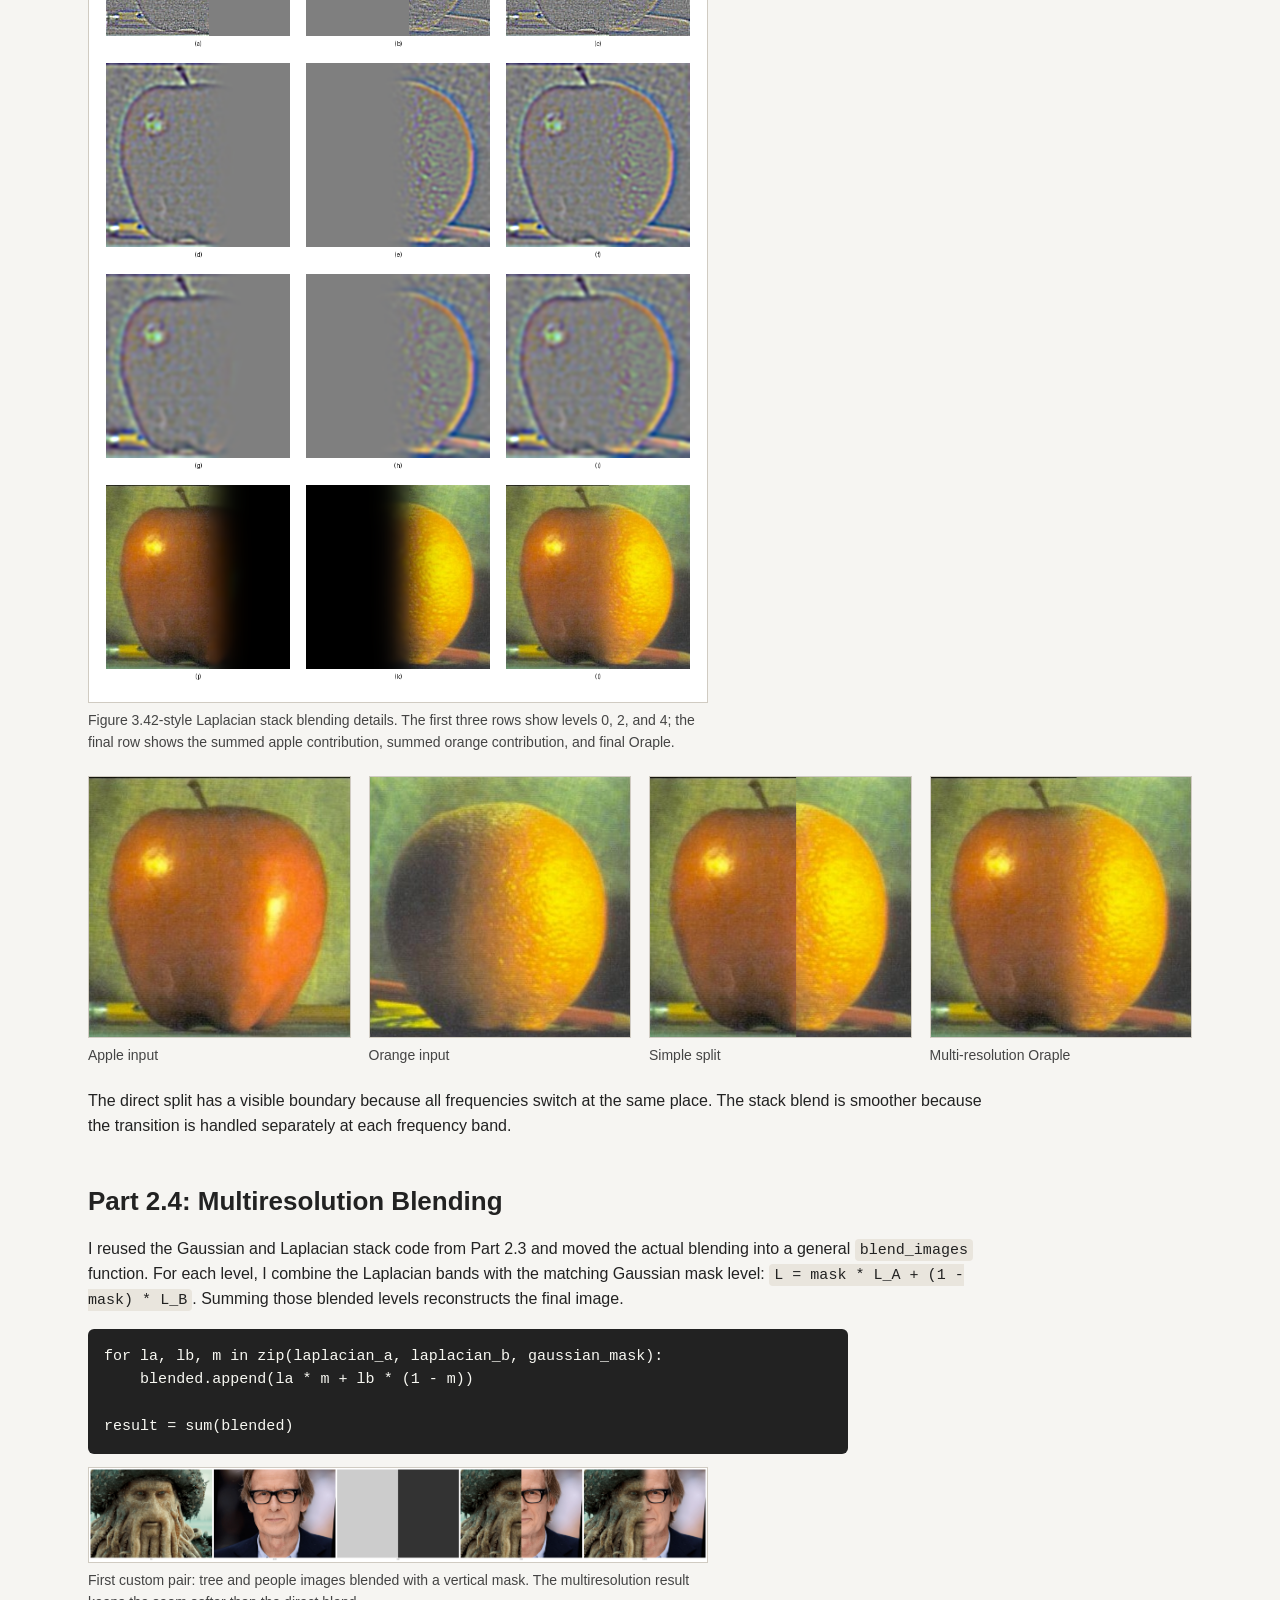
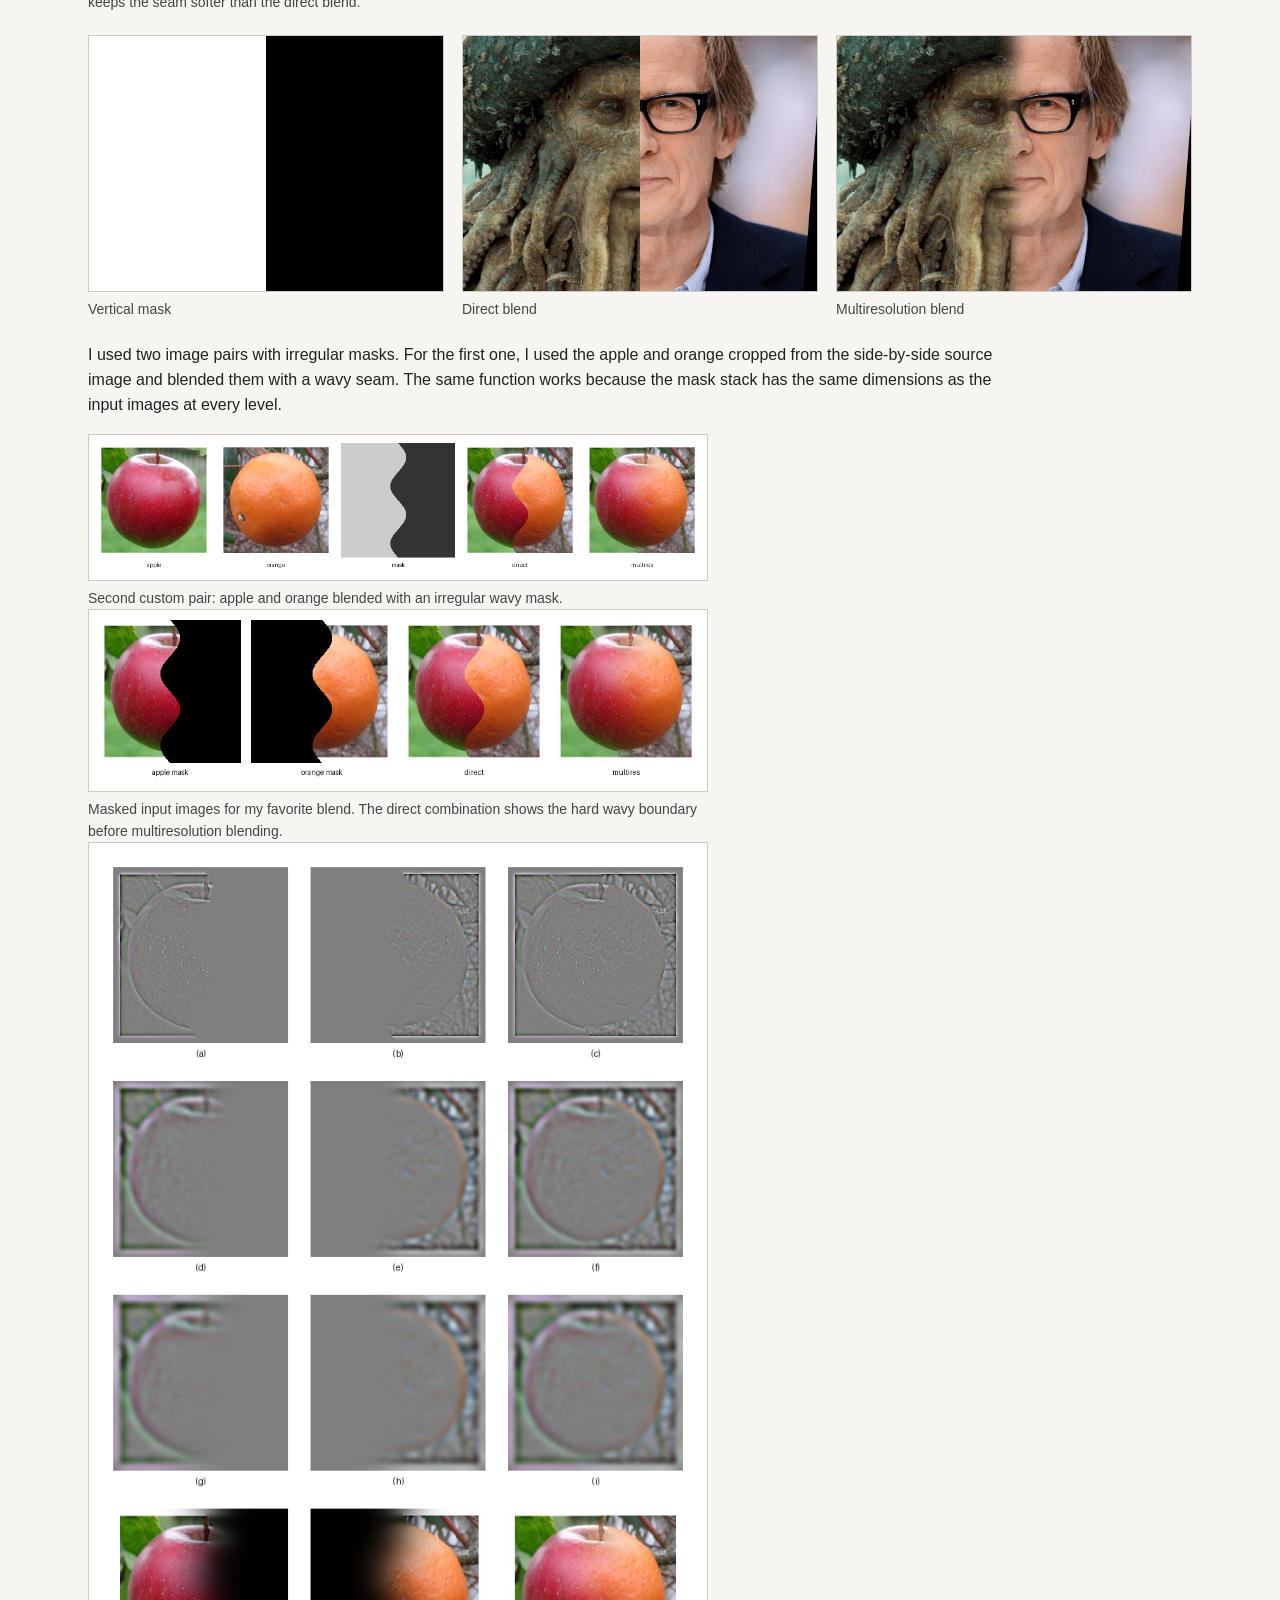
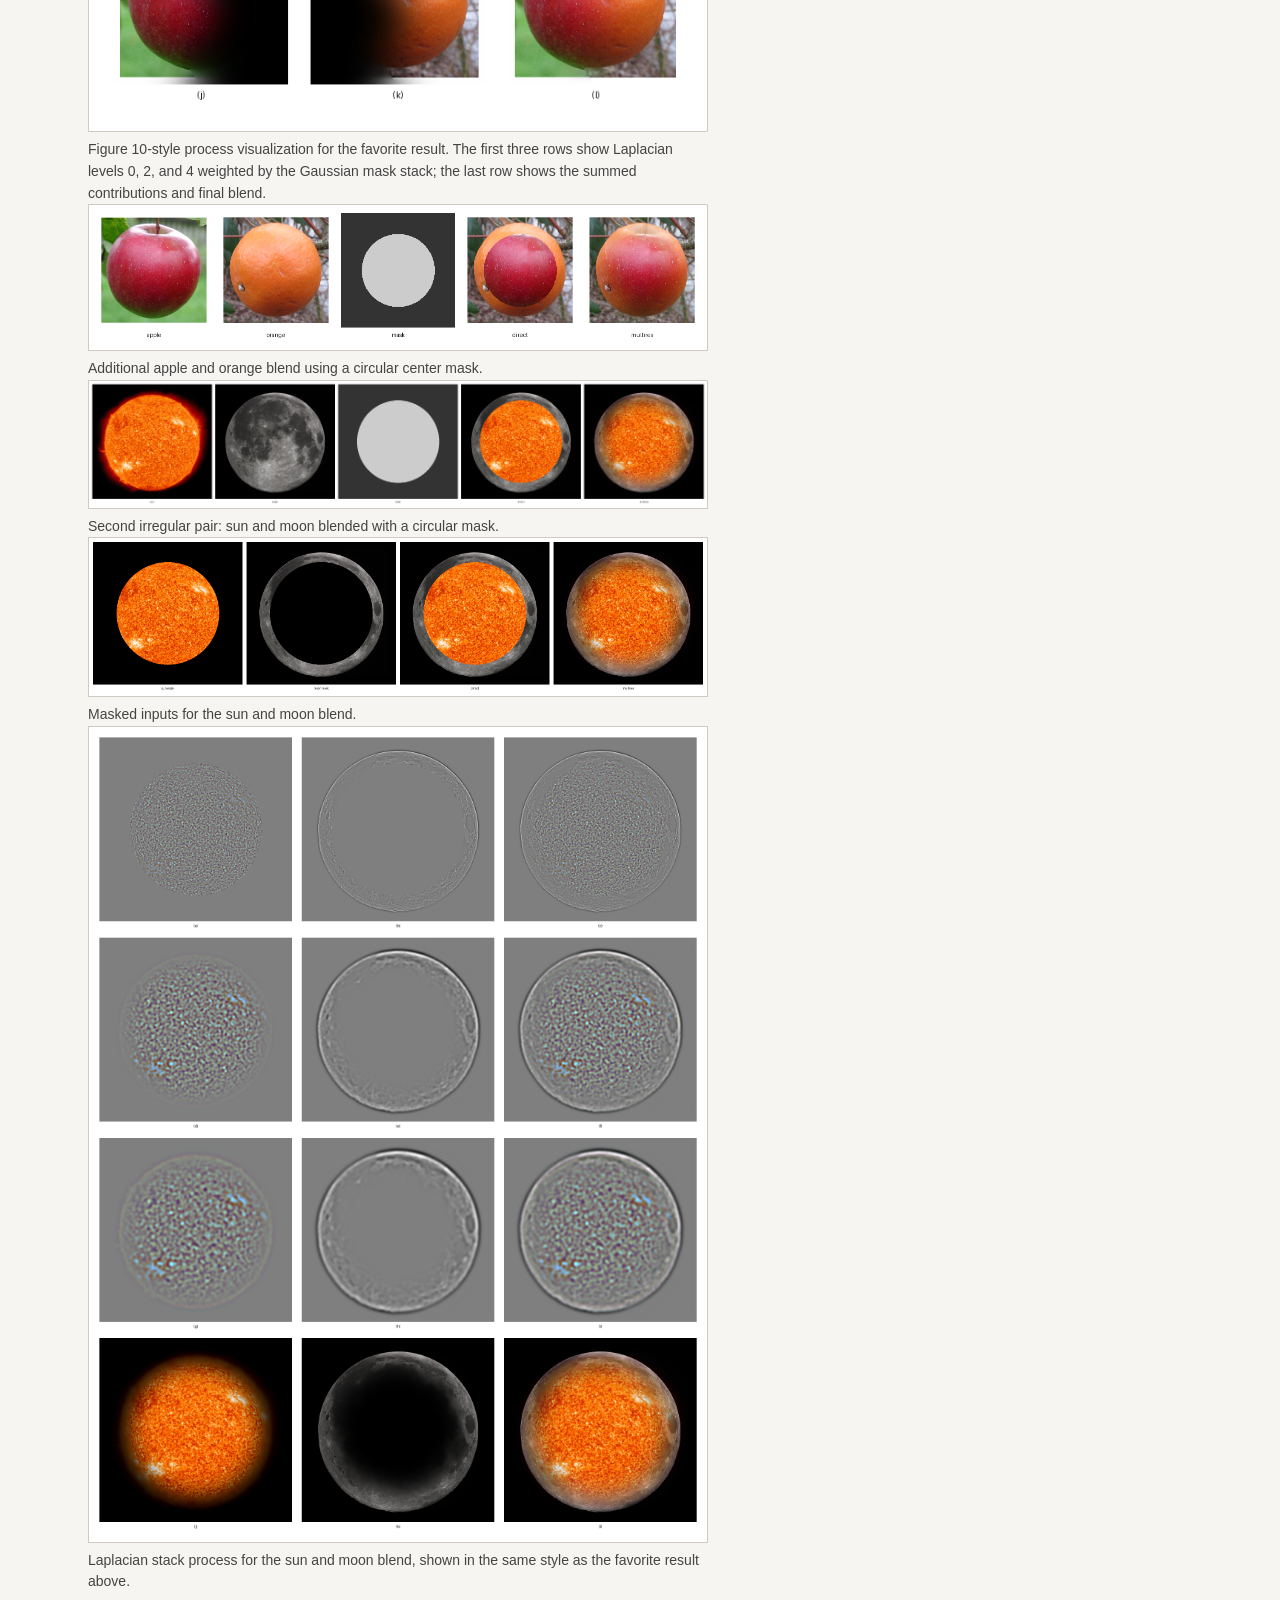
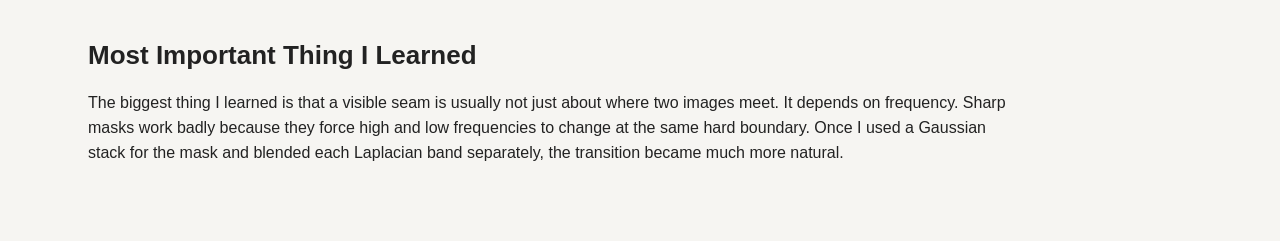
<file: proj2/index.html>
<!doctype html>
<html lang="en">
<head>
  <meta charset="utf-8">
  <meta name="viewport" content="width=device-width, initial-scale=1">
  <title>CS180 Project 2: Fun with Filters and Frequencies</title>
  <link rel="stylesheet" href="style.css">
</head>
<body>
  <main>
    <header>
      <p class="course">CS180 / CS280A Project 2</p>
      <h1>Fun with Filters and Frequencies</h1>
    </header>

    <section>
      <h2>Part 1.1: Convolutions from Scratch</h2>
      <p>
        I implemented 2D convolution in two ways: one version with four nested
        loops and one version with two loops plus NumPy array operations. In
        both versions I flipped the kernel before applying it, so the operation
        is convolution rather than correlation. I used zero padding to keep the
        output the same size as the input.
      </p>

      <p>Four-loop implementation:</p>

      <pre><code>kernel = np.flip(kernel)
kh, kw = kernel.shape
padded = np.pad(img, ((kh // 2, kh // 2), (kw // 2, kw // 2)))
out = np.zeros_like(img, dtype=float)

for i in range(img.shape[0]):
    for j in range(img.shape[1]):
        for a in range(kh):
            for b in range(kw):
                out[i, j] += padded[i + a, j + b] * kernel[a, b]</code></pre>

      <p>Two-loop implementation:</p>

      <pre><code>kernel = np.flip(kernel)
kh, kw = kernel.shape
padded = np.pad(img, ((kh // 2, kh // 2), (kw // 2, kw // 2)))
out = np.zeros_like(img, dtype=float)

for i in range(img.shape[0]):
    for j in range(img.shape[1]):
        patch = padded[i:i + kh, j:j + kw]
        out[i, j] = np.sum(patch * kernel)</code></pre>

      <div class="grid five">
        <figure>
          <img src="results/1_1/original_gray.png" alt="Input image in grayscale">
          <figcaption>Input grayscale image</figcaption>
        </figure>
        <figure>
          <img src="results/1_1/box_filter.png" alt="Image after 9 by 9 box filter">
          <figcaption>9x9 box filter</figcaption>
        </figure>
        <figure>
          <img src="results/1_1/dx.png" alt="Dx convolution result">
          <figcaption>D<sub>x</sub></figcaption>
        </figure>
        <figure>
          <img src="results/1_1/dy.png" alt="Dy convolution result">
          <figcaption>D<sub>y</sub></figcaption>
        </figure>
        <figure>
          <img src="results/1_1/gradient_magnitude.png" alt="Gradient magnitude result">
          <figcaption>Gradient magnitude</figcaption>
        </figure>
      </div>

      <p>
        The two custom implementations matched each other with max error
        <code>5.55e-17</code>. Compared with <code>convolve2d</code>, the box
        filter error was <code>2.44e-15</code>, and the derivative filter errors
        were <code>0.0</code>.
      </p>

      <p>
        On a 150x150 crop with the 9x9 box filter, the four-loop version took
        about <code>0.36s</code>, the two-loop version took about
        <code>0.034s</code>, and <code>scipy.signal.convolve2d</code> took
        about <code>0.0015s</code>. The two-loop version is faster because each
        output pixel uses a NumPy dot product instead of looping over the kernel
        entries in Python, and SciPy is much faster because the inner loops are
        implemented in optimized compiled code.
      </p>
    </section>

    <section>
      <h2>Part 1.2: Finite Difference Operator</h2>
      <p>
        I convolved the cameraman image with finite difference filters
        <code>D_x = [1, 0, -1]</code> and <code>D_y = [1, 0, -1]^T</code>. From
        these derivatives, I computed the gradient magnitude and thresholded it
        to create a binary edge image.
      </p>

      <div class="grid four">
        <figure>
          <img src="results/1_2/cameraman_dx.png" alt="Cameraman derivative in x">
          <figcaption>D<sub>x</sub></figcaption>
        </figure>
        <figure>
          <img src="results/1_2/cameraman_dy.png" alt="Cameraman derivative in y">
          <figcaption>D<sub>y</sub></figcaption>
        </figure>
        <figure>
          <img src="results/1_2/cameraman_gradient.png" alt="Cameraman gradient magnitude">
          <figcaption>Gradient magnitude</figcaption>
        </figure>
        <figure>
          <img src="results/1_2/cameraman_edges.png" alt="Binary edge image">
          <figcaption>Edges, threshold = 0.20</figcaption>
        </figure>
      </div>

      <figure class="wide">
        <img src="results/1_2/threshold_comparison.png" alt="Threshold comparison">
        <figcaption>Threshold comparison for 0.10, 0.15, 0.20, and 0.25</figcaption>
      </figure>

      <p>
        I tried thresholds <code>0.10</code>, <code>0.15</code>,
        <code>0.20</code>, and <code>0.25</code>. I chose <code>0.20</code>
        because it keeps the main cameraman and camera edges while removing more
        of the background noise than the smaller thresholds.
      </p>
    </section>

    <section>
      <h2>Part 1.3: Derivative of Gaussian Filter</h2>
      <p>
        The finite difference result is noisy, so I first smoothed the image
        using a Gaussian filter made with <code>cv2.getGaussianKernel(9, 1.5)</code>.
        After blurring, I repeated the derivative, gradient magnitude, and
        thresholding steps. The resulting edge image is cleaner because the
        Gaussian removes high-frequency noise before differentiation.
      </p>

      <div class="grid four">
        <figure>
          <img src="results/1_3/blurred.png" alt="Blurred cameraman image">
          <figcaption>Gaussian blurred image</figcaption>
        </figure>
        <figure>
          <img src="results/1_3/dx_blurred.png" alt="Dx after Gaussian blur">
          <figcaption>D<sub>x</sub> after blur</figcaption>
        </figure>
        <figure>
          <img src="results/1_3/gradient_blurred.png" alt="Gradient magnitude after Gaussian blur">
          <figcaption>Gradient after blur</figcaption>
        </figure>
        <figure>
          <img src="results/1_3/edges_blurred.png" alt="Edges after Gaussian blur">
          <figcaption>Edges, threshold = 0.10</figcaption>
        </figure>
      </div>

      <p>
        I then created derivative-of-Gaussian filters by convolving the Gaussian
        filter with <code>D_x</code> and <code>D_y</code>. This lets us combine
        smoothing and differentiation into one convolution per direction.
      </p>

      <div class="grid four">
        <figure>
          <img src="results/1_3/DoG_x.png" alt="Derivative of Gaussian x filter">
          <figcaption>DoG x filter</figcaption>
        </figure>
        <figure>
          <img src="results/1_3/DoG_y.png" alt="Derivative of Gaussian y filter">
          <figcaption>DoG y filter</figcaption>
        </figure>
        <figure>
          <img src="results/1_3/gradient_DoG.png" alt="Gradient result from DoG filters">
          <figcaption>Gradient from DoG</figcaption>
        </figure>
        <figure>
          <img src="results/1_3/edges_DoG.png" alt="Edges from DoG filters">
          <figcaption>Edges from DoG</figcaption>
        </figure>
      </div>

      <p>
        To verify the single-convolution DoG method, I compared it with the
        blur-then-derivative method away from the image boundary. The max
        differences were <code>1.06e-15</code> for x, <code>1.15e-15</code> for
        y, and <code>1.13e-15</code> for gradient magnitude, so the two methods
        agree up to numerical precision.
      </p>
    </section>

    <section>
      <h2>Part 2.1: Image Sharpening</h2>
      <p>
        I implemented unsharp masking. First I blur the image with a Gaussian
        filter to get the low-frequency component. Then I subtract the blurred
        image from the original to get high frequencies, and add those details
        back with a scale factor <code>alpha</code>:
        <code>sharpened = image + alpha * (image - blurred)</code>.
        Equivalently, this can be written as one convolution with the unsharp
        mask kernel <code>K = (1 + alpha) * delta - alpha * G</code>.
      </p>

      <div class="grid four">
        <figure>
          <img src="results/2_1/taj_original.png" alt="Original Taj Mahal image">
          <figcaption>Original Taj Mahal</figcaption>
        </figure>
        <figure>
          <img src="results/2_1/taj_blurred.png" alt="Blurred Taj Mahal image">
          <figcaption>Gaussian blurred</figcaption>
        </figure>
        <figure>
          <img src="results/2_1/taj_high_frequency.png" alt="High frequency Taj Mahal image">
          <figcaption>High frequencies</figcaption>
        </figure>
        <figure>
          <img src="results/2_1/taj_sharpened_alpha_2.png" alt="Sharpened Taj Mahal image">
          <figcaption>Sharpened, alpha = 2.0</figcaption>
        </figure>
      </div>

      <p>
        Increasing <code>alpha</code> makes edges and texture stronger, but too
        much sharpening starts to create halos and an unnatural contrast around
        strong edges.
      </p>

      <div class="grid four">
        <figure>
          <img src="results/2_1/taj_alpha_0_5.png" alt="Taj alpha 0.5">
          <figcaption>alpha = 0.5</figcaption>
        </figure>
        <figure>
          <img src="results/2_1/taj_alpha_1_0.png" alt="Taj alpha 1.0">
          <figcaption>alpha = 1.0</figcaption>
        </figure>
        <figure>
          <img src="results/2_1/taj_alpha_2_0.png" alt="Taj alpha 2.0">
          <figcaption>alpha = 2.0</figcaption>
        </figure>
        <figure>
          <img src="results/2_1/taj_alpha_3_0.png" alt="Taj alpha 3.0">
          <figcaption>alpha = 3.0</figcaption>
        </figure>
      </div>

      <p>
        I also tried the same process on another image of my choice. The
        sharpened output makes architectural edges, window details, and
        building textures more visible.
      </p>

      <div class="grid four">
        <figure>
          <img src="results/2_1/choice_original.png" alt="Original choice image">
          <figcaption>Original</figcaption>
        </figure>
        <figure>
          <img src="results/2_1/choice_blurred.png" alt="Blurred choice image">
          <figcaption>Blurred</figcaption>
        </figure>
        <figure>
          <img src="results/2_1/choice_high_frequency.png" alt="Choice image high frequencies">
          <figcaption>High frequencies</figcaption>
        </figure>
        <figure>
          <img src="results/2_1/choice_sharpened.png" alt="Sharpened choice image">
          <figcaption>Sharpened</figcaption>
        </figure>
      </div>

      <p>
        For evaluation, I blurred a sharp image and tried to sharpen it again.
        The resharpened image recovers some edge contrast, but it does not fully
        match the original because blur removes high-frequency information that
        cannot be perfectly recovered.
      </p>

      <div class="grid three">
        <figure>
          <img src="results/2_1/eval_original_sharp.png" alt="Original sharp evaluation image">
          <figcaption>Original sharp image</figcaption>
        </figure>
        <figure>
          <img src="results/2_1/eval_blurred.png" alt="Blurred evaluation image">
          <figcaption>Blurred</figcaption>
        </figure>
        <figure>
          <img src="results/2_1/eval_resharpened.png" alt="Resharpened evaluation image">
          <figcaption>Resharpened</figcaption>
        </figure>
      </div>
    </section>

    <section>
      <h2>Part 2.2: Hybrid Images</h2>
      <p>
        I created hybrid images by combining the low frequencies of one aligned
        image with the high frequencies of another:
        <code>hybrid = blur(low image) + high image - blur(high image)</code>.
        The result changes with viewing distance because nearby viewing shows
        high-frequency details more strongly, while far-away viewing emphasizes
        the low-frequency structure.
      </p>

      <h3>Original vs aligned inputs</h3>
      <p>
        Before filtering, I aligned each pair so the main features were in the
        same position.
      </p>

      <div class="grid four">
        <figure>
          <img src="results/2_2/cat_panda_original_high.png" alt="Original panda">
          <figcaption>Panda original</figcaption>
        </figure>
        <figure>
          <img src="results/2_2/cat_panda_original_low.png" alt="Original cat">
          <figcaption>Cat original</figcaption>
        </figure>
        <figure>
          <img src="results/2_2/cat_panda_high_input.png" alt="Aligned panda">
          <figcaption>Panda aligned</figcaption>
        </figure>
        <figure>
          <img src="results/2_2/cat_panda_low_input.png" alt="Aligned cat">
          <figcaption>Cat aligned</figcaption>
        </figure>
      </div>

      <div class="grid four">
        <figure>
          <img src="results/2_2/derek_nutmeg_original_high.png" alt="Original Nutmeg">
          <figcaption>Nutmeg original</figcaption>
        </figure>
        <figure>
          <img src="results/2_2/derek_nutmeg_original_low.png" alt="Original Derek">
          <figcaption>Derek original</figcaption>
        </figure>
        <figure>
          <img src="results/2_2/derek_nutmeg_high_input_crop.png" alt="Aligned Nutmeg">
          <figcaption>Nutmeg aligned</figcaption>
        </figure>
        <figure>
          <img src="results/2_2/derek_nutmeg_low_input_crop.png" alt="Aligned Derek">
          <figcaption>Derek aligned</figcaption>
        </figure>
      </div>

      <div class="grid four">
        <figure>
          <img src="results/2_2/dog_orange_cat_original_high.png" alt="Original orange cat">
          <figcaption>Orange cat original</figcaption>
        </figure>
        <figure>
          <img src="results/2_2/dog_orange_cat_original_low.png" alt="Original dog">
          <figcaption>Dog original</figcaption>
        </figure>
        <figure>
          <img src="results/2_2/dog_orange_cat_high_input.png" alt="Aligned orange cat">
          <figcaption>Orange cat aligned</figcaption>
        </figure>
        <figure>
          <img src="results/2_2/dog_orange_cat_low_input.png" alt="Aligned dog">
          <figcaption>Dog aligned</figcaption>
        </figure>
      </div>

      <div class="grid three">
        <figure>
          <img src="results/2_2/cat_panda_summary.png" alt="Cat and panda hybrid summary">
          <figcaption>Panda + cat</figcaption>
        </figure>
        <figure>
          <img src="results/2_2/derek_nutmeg_summary_crop.png" alt="Derek and Nutmeg hybrid summary">
          <figcaption>Nutmeg + Derek</figcaption>
        </figure>
        <figure>
          <img src="results/2_2/dog_orange_cat_summary.png" alt="Dog and orange cat hybrid summary">
          <figcaption>Orange cat + dog</figcaption>
        </figure>
      </div>

      <h3>Favorite result: Orange cat + dog</h3>
      <p>
        I chose the cutoffs by checking the hybrid at several displayed sizes.
        For panda/cat I used <code>sigma_high = 1.2</code> and
        <code>sigma_low = 0.5</code>. For Nutmeg/Derek I used
        <code>sigma_high = 8.0</code> and <code>sigma_low = 16.0</code>. For
        orange cat/dog I used <code>sigma_high = 5.0</code> and
        <code>sigma_low = 4.0</code>.
      </p>

      <p>
        Larger <code>sigma_high</code> removes more low-frequency shape from
        the high-frequency image, while larger <code>sigma_low</code> keeps
        only coarser structure from the low-frequency image. Orange cat + dog
        was my favorite because the dog face reads from far away and the cat
        texture still shows up close.
      </p>

      <div class="grid three">
        <figure>
          <img src="results/2_2/cat_panda_scales.png" alt="Cat and panda hybrid at multiple scales">
          <figcaption>Panda + cat scales</figcaption>
        </figure>
        <figure>
          <img src="results/2_2/derek_nutmeg_scales_crop.png" alt="Derek and Nutmeg hybrid at multiple scales">
          <figcaption>Nutmeg + Derek scales</figcaption>
        </figure>
        <figure>
          <img src="results/2_2/dog_orange_cat_scales.png" alt="Dog and orange cat hybrid at multiple scales">
          <figcaption>Orange cat + dog scales</figcaption>
        </figure>
      </div>

      <p>
        For each pair, I also plotted the process images and the log magnitude
        of their Fourier transforms: high-frequency input, low-frequency input,
        high-pass component, low-pass component, and final hybrid.
      </p>

      <figure class="wide">
        <img src="results/2_2/cat_panda_process.png" alt="Cat and panda hybrid process">
        <figcaption>Panda + cat process.</figcaption>
      </figure>

      <figure class="wide">
        <img src="results/2_2/cat_panda_fft.png" alt="Panda and cat FFT">
      </figure>

      <figure class="wide">
        <img src="results/2_2/dog_orange_cat_process.png" alt="Dog and orange cat hybrid process">
        <figcaption>Orange cat + dog process.</figcaption>
      </figure>

      <figure class="wide">
        <img src="results/2_2/dog_orange_cat_fft.png" alt="Dog and orange cat Fourier analysis">
        <figcaption>Orange cat + dog Fourier analysis.</figcaption>
      </figure>
    </section>

    <section>
      <h2>Part 2.3: Gaussian and Laplacian Stacks</h2>
      <p>
        I implemented Gaussian and Laplacian stacks without downsampling. Each
        Gaussian level is made by applying another Gaussian blur to the previous
        level, so all stack images keep the same dimensions. The Laplacian stack
        stores the difference between adjacent Gaussian levels, with the final
        level storing the most blurred image.
      </p>

      <pre><code>gaussian = [image]
for level in range(1, levels):
    gaussian.append(blur(gaussian[-1], sigma))

laplacian = []
for level in range(levels - 1):
    laplacian.append(gaussian[level] - gaussian[level + 1])
laplacian.append(gaussian[-1])</code></pre>

      <p>
        For the Oraple, I also built a Gaussian stack for a vertical mask. At
        each frequency band, I combined the apple and orange Laplacian levels
        using the corresponding blurred mask level, then summed all blended
        levels to reconstruct the final image.
      </p>

      <p>
        As a check, summing the Laplacian stack reconstructs the original image:
        the max reconstruction errors were <code>2.78e-17</code> for the apple
        and <code>2.78e-17</code> for the orange.
      </p>

      <div class="grid two">
        <figure>
          <img src="results/2_3/apple_gaussian_stack.png" alt="Apple Gaussian stack">
          <figcaption>Apple Gaussian stack</figcaption>
        </figure>
        <figure>
          <img src="results/2_3/orange_gaussian_stack.png" alt="Orange Gaussian stack">
          <figcaption>Orange Gaussian stack</figcaption>
        </figure>
        <figure>
          <img src="results/2_3/apple_laplacian_stack.png" alt="Apple Laplacian stack">
          <figcaption>Apple Laplacian stack</figcaption>
        </figure>
        <figure>
          <img src="results/2_3/orange_laplacian_stack.png" alt="Orange Laplacian stack">
          <figcaption>Orange Laplacian stack</figcaption>
        </figure>
      </div>

      <figure class="wide">
        <img src="results/2_3/oraple_stack_figure.png" alt="Oraple Laplacian stack contributions">
        <figcaption>Figure 3.42-style Laplacian stack blending details. The first three rows show levels 0, 2, and 4; the final row shows the summed apple contribution, summed orange contribution, and final Oraple.</figcaption>
      </figure>

      <div class="grid four">
        <figure>
          <img src="results/2_3/apple.png" alt="Apple input image">
          <figcaption>Apple input</figcaption>
        </figure>
        <figure>
          <img src="results/2_3/orange.png" alt="Orange input image">
          <figcaption>Orange input</figcaption>
        </figure>
        <figure>
          <img src="results/2_3/simple_split.png" alt="Simple direct split of apple and orange">
          <figcaption>Simple split</figcaption>
        </figure>
        <figure>
          <img src="results/2_3/oraple.png" alt="Multi-resolution Oraple blend">
          <figcaption>Multi-resolution Oraple</figcaption>
        </figure>
      </div>

      <p>
        The direct split has a visible boundary because all frequencies switch
        at the same place. The stack blend is smoother because the transition is
        handled separately at each frequency band.
      </p>
    </section>

    <section>
      <h2>Part 2.4: Multiresolution Blending</h2>
      <p>
        I reused the Gaussian and Laplacian stack code from Part 2.3 and moved
        the actual blending into a general <code>blend_images</code> function.
        For each level, I combine the Laplacian bands with the matching
        Gaussian mask level:
        <code>L = mask * L_A + (1 - mask) * L_B</code>. Summing those blended
        levels reconstructs the final image.
      </p>

      <pre><code>for la, lb, m in zip(laplacian_a, laplacian_b, gaussian_mask):
    blended.append(la * m + lb * (1 - m))

result = sum(blended)</code></pre>

      <figure class="wide">
        <img src="results/2_4/custom1_comparison.png" alt="Tree and people multiresolution blend comparison">
        <figcaption>First custom pair: tree and people images blended with a vertical mask. The multiresolution result keeps the seam softer than the direct blend.</figcaption>
      </figure>

      <div class="grid three">
        <figure>
          <img src="results/2_4/custom1_mask.png" alt="Vertical mask">
          <figcaption>Vertical mask</figcaption>
        </figure>
        <figure>
          <img src="results/2_4/custom1_simple.png" alt="Direct vertical blend">
          <figcaption>Direct blend</figcaption>
        </figure>
        <figure>
          <img src="results/2_4/custom1_result.png" alt="Multiresolution vertical blend">
          <figcaption>Multiresolution blend</figcaption>
        </figure>
      </div>

      <p>
        I used two image pairs with irregular masks. For the first one, I used
        the apple and orange cropped from the side-by-side source image and
        blended them with a wavy seam. The same function works because the mask
        stack has the same dimensions as the input images at every level.
      </p>

      <figure class="wide">
        <img src="results/2_4/custom2_comparison.png" alt="Irregular mask multiresolution blend comparison">
        <figcaption>Second custom pair: apple and orange blended with an irregular wavy mask.</figcaption>
      </figure>

      <figure class="wide">
        <img src="results/2_4/custom2_masked_inputs.png" alt="Masked apple and orange inputs for the favorite blend">
        <figcaption>Masked input images for my favorite blend. The direct combination shows the hard wavy boundary before multiresolution blending.</figcaption>
      </figure>

      <figure class="wide">
        <img src="results/2_4/custom2_process.png" alt="Laplacian stack process for favorite irregular blend">
        <figcaption>Figure 10-style process visualization for the favorite result. The first three rows show Laplacian levels 0, 2, and 4 weighted by the Gaussian mask stack; the last row shows the summed contributions and final blend.</figcaption>
      </figure>

      <figure class="wide">
        <img src="results/2_4/custom3_comparison.png" alt="Circular mask multiresolution blend comparison">
        <figcaption>Additional apple and orange blend using a circular center mask.</figcaption>
      </figure>

      <figure class="wide">
        <img src="results/2_4/custom4_comparison.png" alt="Sun and moon circular mask multiresolution blend comparison">
        <figcaption>Second irregular pair: sun and moon blended with a circular mask.</figcaption>
      </figure>

      <figure class="wide">
        <img src="results/2_4/custom4_masked_inputs.png" alt="Masked sun and moon inputs">
        <figcaption>Masked inputs for the sun and moon blend.</figcaption>
      </figure>

      <figure class="wide">
        <img src="results/2_4/custom4_process.png" alt="Laplacian stack process for sun and moon blend">
        <figcaption>Laplacian stack process for the sun and moon blend, shown in the same style as the favorite result above.</figcaption>
      </figure>
    </section>

    <section>
      <h2>Most Important Thing I Learned</h2>
      <p>
        The biggest thing I learned is that a visible seam is usually not just
        about where two images meet. It depends on frequency. Sharp masks work
        badly because they force high and low frequencies to change at the same
        hard boundary. Once I used a Gaussian stack for the mask and blended
        each Laplacian band separately, the transition became much more natural.
      </p>
    </section>
  </main>
</body>
</html>
</file>
<file: assets/css/styles.css>
:root {
  color-scheme: light;
  --ink: #151718;
  --muted: #596269;
  --paper: #faf8f3;
  --surface: #ffffff;
  --line: #d9d7cf;
  --accent: #0f766e;
  --accent-dark: #124f4a;
  --brick: #9a3f31;
  --gold: #c38b28;
  --shadow: 0 18px 45px rgba(23, 23, 20, 0.12);
  --radius: 8px;
  font-family:
    Inter, ui-sans-serif, system-ui, -apple-system, BlinkMacSystemFont, "Segoe UI",
    sans-serif;
}

* {
  box-sizing: border-box;
}

html {
  scroll-behavior: smooth;
}

body {
  margin: 0;
  background: var(--paper);
  color: var(--ink);
  line-height: 1.6;
}

img {
  display: block;
  width: 100%;
  height: 100%;
  object-fit: cover;
  background: #ece8de;
}

.site-header {
  position: sticky;
  top: 0;
  z-index: 10;
  border-bottom: 1px solid rgba(21, 23, 24, 0.14);
  background: rgba(250, 248, 243, 0.88);
  backdrop-filter: blur(16px);
}

.nav {
  display: flex;
  justify-content: center;
  gap: clamp(12px, 3vw, 34px);
  max-width: 1120px;
  margin: 0 auto;
  padding: 13px 20px;
  overflow-x: auto;
}

.nav a {
  color: var(--ink);
  font-size: 0.9rem;
  font-weight: 700;
  text-decoration: none;
  white-space: nowrap;
}

.nav a:hover,
.nav a:focus-visible {
  color: var(--accent);
}

.hero {
  display: grid;
  grid-template-columns: minmax(0, 1.1fr) minmax(340px, 0.9fr);
  min-height: 88vh;
  border-bottom: 1px solid var(--line);
}

.hero-media {
  min-height: 480px;
  background: #d8d1c2;
}

.hero-copy {
  align-self: center;
  max-width: 620px;
  padding: clamp(42px, 8vw, 90px);
}

.eyebrow {
  margin: 0 0 12px;
  color: var(--brick);
  font-size: 0.78rem;
  font-weight: 800;
  letter-spacing: 0.08em;
  text-transform: uppercase;
}

h1,
h2,
h3,
p {
  margin-top: 0;
}

h1 {
  margin-bottom: 22px;
  font-family: Georgia, "Times New Roman", serif;
  font-size: clamp(3rem, 7vw, 6.8rem);
  line-height: 0.95;
  letter-spacing: 0;
}

h2 {
  margin-bottom: 16px;
  font-family: Georgia, "Times New Roman", serif;
  font-size: clamp(2rem, 4vw, 3.8rem);
  line-height: 1.04;
  letter-spacing: 0;
}

h3 {
  margin-bottom: 10px;
  font-size: 1.05rem;
}

.hero-copy > p {
  max-width: 46rem;
  color: var(--muted);
  font-size: 1.12rem;
}

.meta {
  display: grid;
  grid-template-columns: repeat(2, minmax(0, 1fr));
  gap: 14px;
  margin: 34px 0 0;
}

.meta div {
  border-top: 2px solid var(--ink);
  padding-top: 10px;
}

.meta dt {
  color: var(--muted);
  font-size: 0.75rem;
  font-weight: 800;
  text-transform: uppercase;
}

.meta dd {
  margin: 3px 0 0;
  font-weight: 800;
}

.section {
  max-width: 1120px;
  margin: 0 auto;
  padding: clamp(54px, 8vw, 98px) 20px;
}

.intro,
.reflection {
  max-width: 900px;
}

.intro p,
.reflection p {
  color: var(--muted);
  font-size: 1.12rem;
}

.section-heading {
  max-width: 780px;
  margin-bottom: 30px;
}

.comparison-grid {
  display: grid;
  grid-template-columns: repeat(2, minmax(0, 1fr));
  gap: 20px;
}

.photo-card {
  margin: 0;
  overflow: hidden;
  border: 1px solid var(--line);
  border-radius: var(--radius);
  background: var(--surface);
  box-shadow: var(--shadow);
}

.photo-card img {
  aspect-ratio: 4 / 3;
}

.photo-card figcaption {
  padding: 16px 18px 18px;
  color: var(--muted);
  font-size: 0.95rem;
}

.photo-card strong {
  display: block;
  margin-bottom: 4px;
  color: var(--ink);
}

.analysis-block {
  margin-top: 22px;
  border-left: 4px solid var(--accent);
  padding: 18px 20px 18px 24px;
  background: rgba(255, 255, 255, 0.62);
}

.analysis-block p {
  margin-bottom: 0;
  color: var(--muted);
}

.dolly-layout {
  display: grid;
  grid-template-columns: minmax(0, 1.25fr) minmax(300px, 0.75fr);
  gap: 22px;
  align-items: start;
}

.dolly-layout .analysis-block {
  margin-top: 0;
}

.feature-card img {
  aspect-ratio: 3 / 4;
}

.strip {
  display: grid;
  grid-template-columns: repeat(6, minmax(0, 1fr));
  gap: 8px;
  margin-top: 24px;
}

.strip img {
  aspect-ratio: 1 / 1;
  border-radius: 6px;
  border: 1px solid var(--line);
}

.footer {
  border-top: 1px solid var(--line);
  padding: 24px 20px 38px;
  color: var(--muted);
  text-align: center;
}

.missing-image {
  display: grid;
  min-height: 240px;
  place-items: center;
  padding: 24px;
  background:
    linear-gradient(135deg, rgba(15, 118, 110, 0.18), rgba(154, 63, 49, 0.14)),
    #f1ece1;
  color: var(--accent-dark);
  font-weight: 800;
  text-align: center;
}

@media (max-width: 820px) {
  .hero,
  .comparison-grid,
  .dolly-layout {
    grid-template-columns: 1fr;
  }

  .hero {
    min-height: auto;
  }

  .hero-media {
    min-height: 46vh;
  }

  .hero-copy {
    padding: 38px 20px 52px;
  }

  .meta {
    grid-template-columns: 1fr;
  }

  .strip {
    grid-template-columns: repeat(3, minmax(0, 1fr));
  }
}

@media print {
  .site-header {
    position: static;
  }

  .section {
    break-inside: avoid;
    padding-top: 44px;
    padding-bottom: 44px;
  }

  .hero {
    min-height: auto;
  }
}
</file>
<file: proj2/style.css>
* {
  box-sizing: border-box;
}

body {
  margin: 0;
  background: #f6f5f2;
  color: #222;
  font-family: Arial, Helvetica, sans-serif;
  line-height: 1.55;
}

main {
  max-width: 1160px;
  margin: 0 auto;
  padding: 42px 28px 72px;
}

header {
  border-bottom: 3px solid #222;
  margin-bottom: 34px;
  padding-bottom: 24px;
}

.course {
  margin: 0 0 8px;
  color: #555;
  font-size: 14px;
  letter-spacing: 0.04em;
  text-transform: uppercase;
}

h1 {
  margin: 0;
  font-size: 42px;
  line-height: 1.1;
}

.intro {
  max-width: 850px;
  margin: 18px 0 0;
  font-size: 17px;
}

section {
  margin-top: 42px;
}

h2 {
  margin: 0 0 12px;
  font-size: 26px;
}

p {
  max-width: 920px;
}

code {
  background: #e9e5dd;
  border-radius: 4px;
  padding: 2px 5px;
  font-family: Menlo, Consolas, monospace;
  font-size: 0.94em;
}

pre {
  max-width: 760px;
  overflow-x: auto;
  background: #222;
  color: #f8f8f2;
  border-radius: 6px;
  padding: 16px;
}

pre code {
  background: transparent;
  padding: 0;
}

.grid {
  display: grid;
  gap: 18px;
  margin: 22px 0;
}

.grid.five {
  grid-template-columns: repeat(5, minmax(0, 1fr));
}

.grid.four {
  grid-template-columns: repeat(4, minmax(0, 1fr));
}

.grid.three {
  grid-template-columns: repeat(3, minmax(0, 1fr));
}

.grid.two {
  grid-template-columns: repeat(2, minmax(0, 1fr));
}

figure {
  margin: 0;
}

img {
  display: block;
  width: 100%;
  background: #111;
  border: 1px solid #d0cbc2;
}

figcaption {
  margin-top: 7px;
  color: #444;
  font-size: 14px;
}

.wide {
  max-width: 620px;
}

@media (max-width: 900px) {
  .grid.five,
  .grid.four,
  .grid.three,
  .grid.two {
    grid-template-columns: repeat(2, minmax(0, 1fr));
  }
}

@media (max-width: 560px) {
  main {
    padding: 28px 16px 48px;
  }

  h1 {
    font-size: 32px;
  }

  .grid.five,
  .grid.four,
  .grid.three,
  .grid.two {
    grid-template-columns: 1fr;
  }
}
</file>
